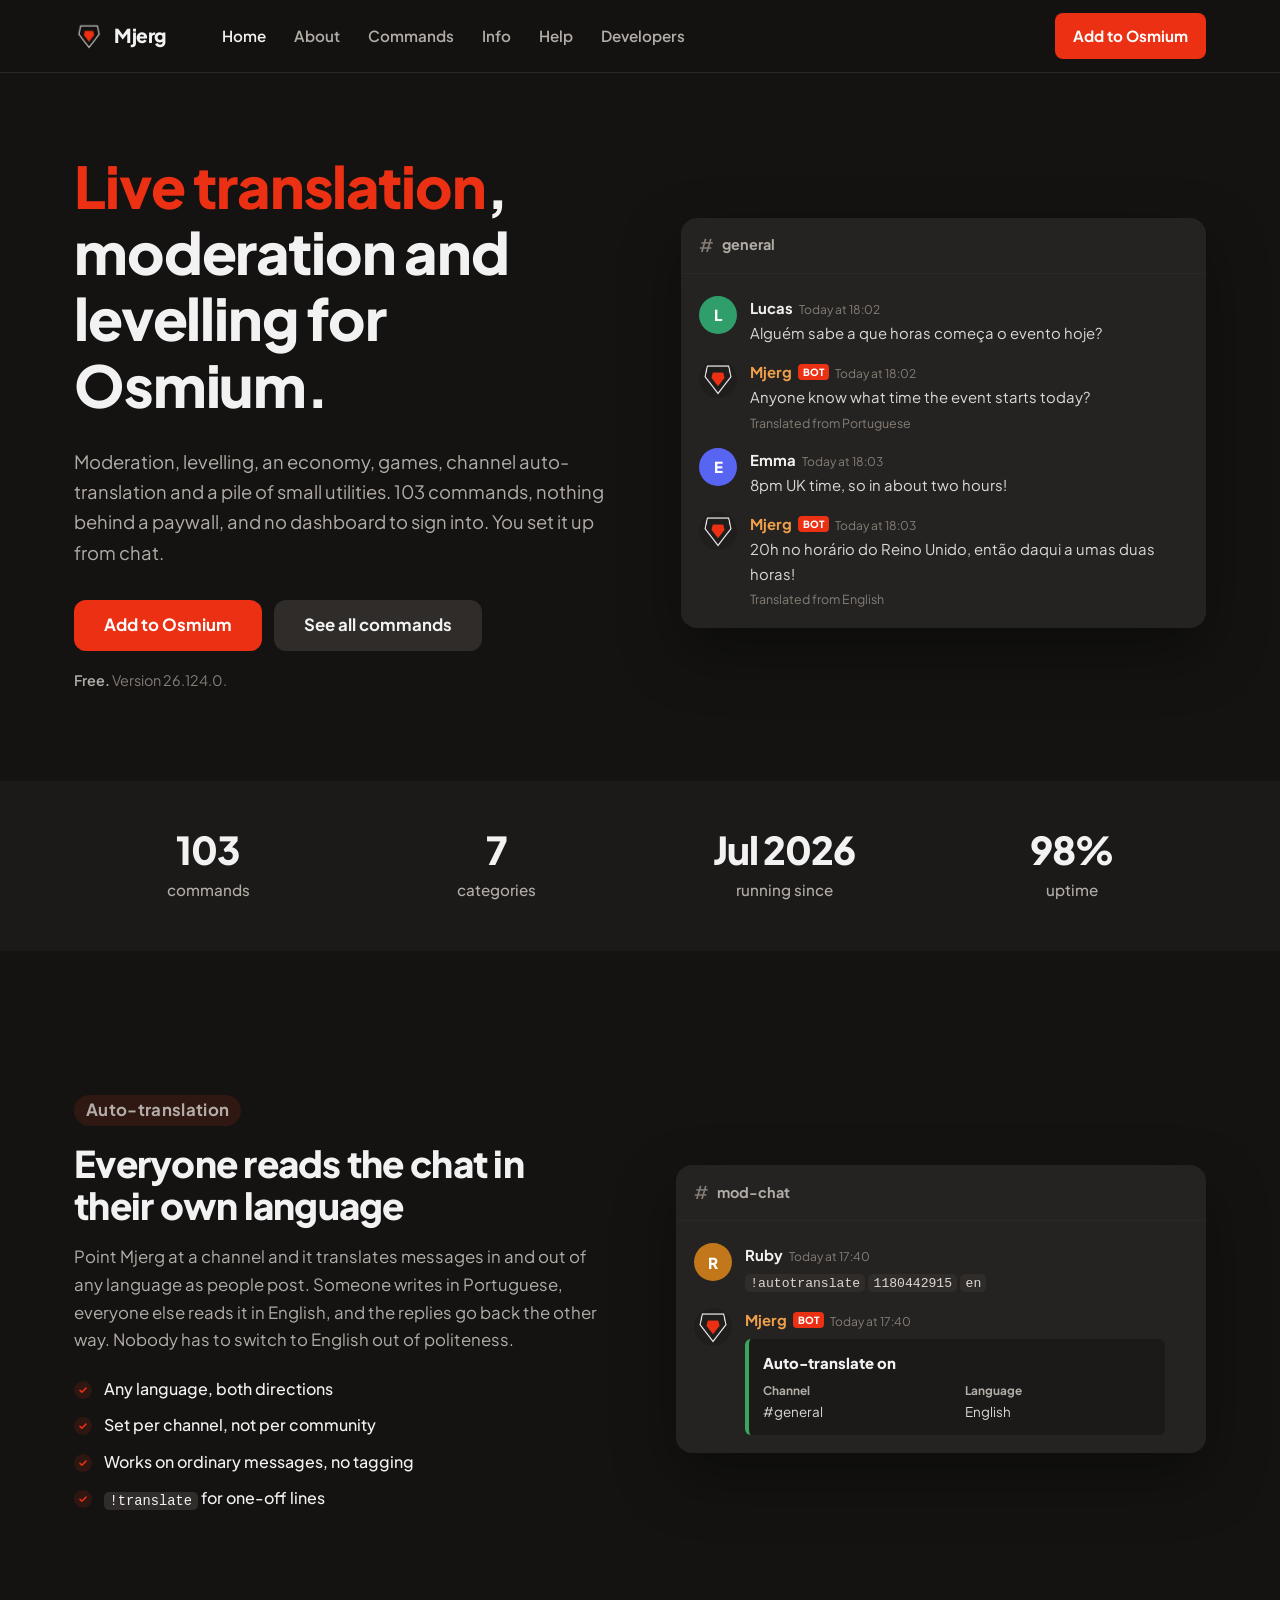
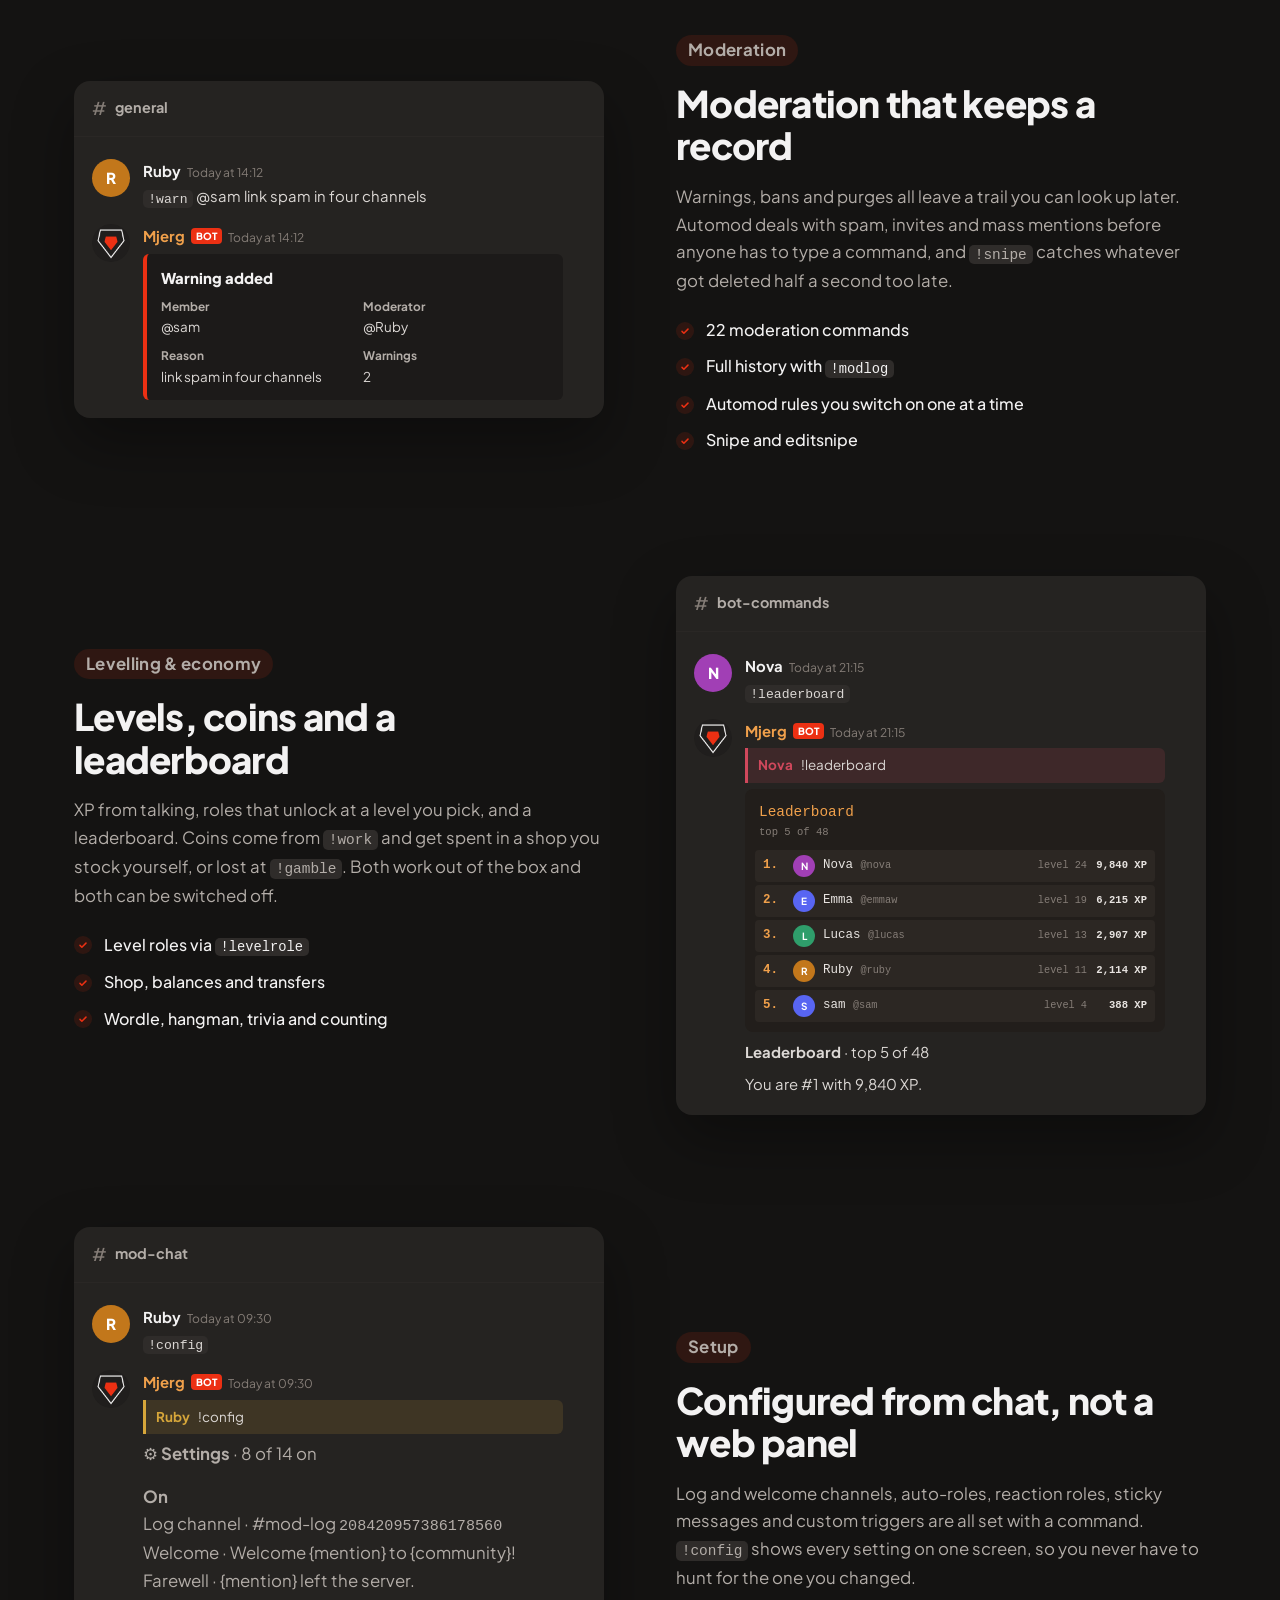
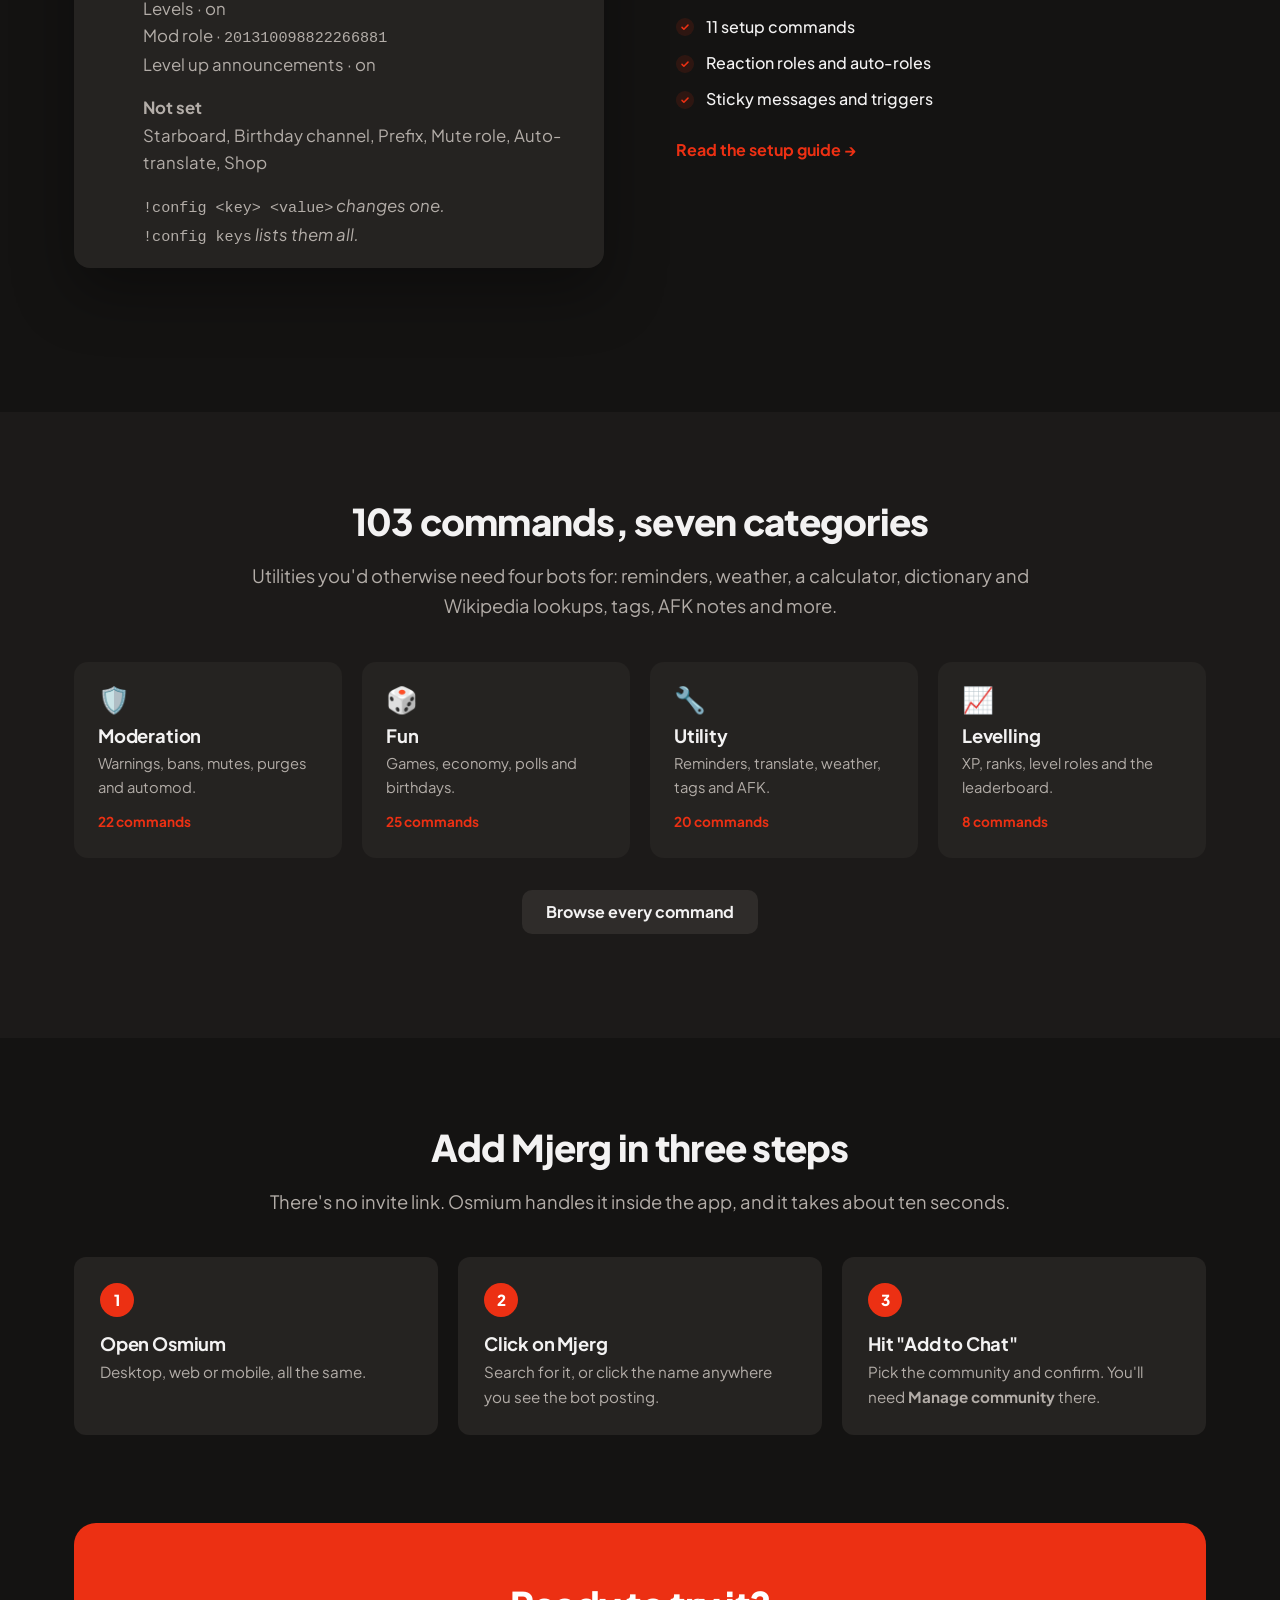
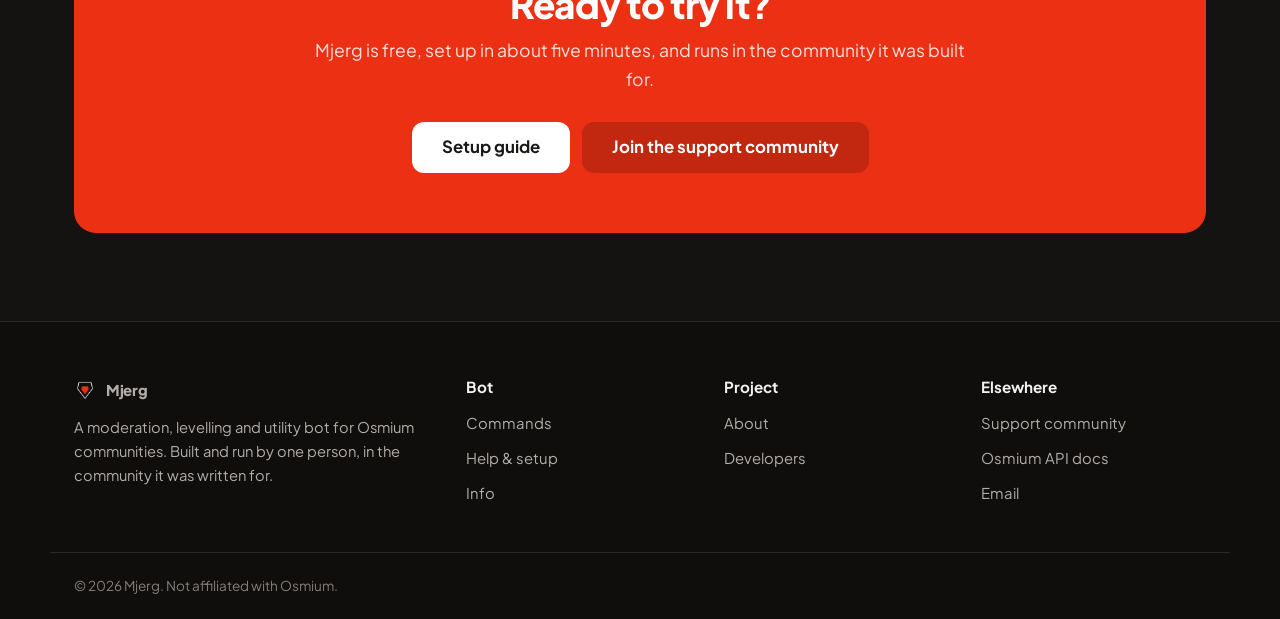
<file: index.html>
<!DOCTYPE html>
<html lang="en">
<head>
<meta charset="utf-8">
<meta name="viewport" content="width=device-width, initial-scale=1">
<title>Mjerg: Free Moderation, Levelling &amp; Translation Bot for Osmium</title>
<meta name="description" content="Add Mjerg to your Osmium community in seconds. Moderation, levelling, economy, games and live auto-translation. 103 commands, 100% free, no dashboard.">
<link rel="icon" href="assets/mjerg-mark-32.png" sizes="32x32">
<link rel="icon" href="assets/mjerg-icon-256.png" sizes="256x256">
<link rel="apple-touch-icon" href="assets/mjerg-icon-512.png">
<link rel="canonical" href="https://mjerg.523r.com/">
<meta property="og:url" content="https://mjerg.523r.com/">
<meta name="robots" content="index, follow, max-image-preview:large">
<meta name="theme-color" content="#201e1d">
<meta property="og:type" content="website">
<meta property="og:site_name" content="Mjerg">
<meta property="og:title" content="Mjerg: Free Moderation, Levelling &amp; Translation Bot for Osmium">
<meta property="og:description" content="Add Mjerg to your Osmium community in seconds. Moderation, levelling, economy, games and live auto-translation. 103 commands, 100% free, no dashboard.">
<meta property="og:image" content="https://mjerg.523r.com/assets/mjerg-wordmark-dark-900x220.png">
<meta property="og:image:alt" content="Mjerg logo">
<meta name="twitter:card" content="summary_large_image">
<meta name="twitter:title" content="Mjerg: Free Moderation, Levelling &amp; Translation Bot for Osmium">
<meta name="twitter:description" content="Add Mjerg to your Osmium community in seconds. Moderation, levelling, economy, games and live auto-translation. 103 commands, 100% free, no dashboard.">
<script type="application/ld+json">
{
 "@context": "https://schema.org",
 "@type": "SoftwareApplication",
 "name": "Mjerg",
 "applicationCategory": "CommunicationApplication",
 "operatingSystem": "Osmium",
 "description": "Add Mjerg to your Osmium community in seconds. Moderation, levelling, economy, games and live auto-translation. 103 commands, 100% free, no dashboard.",
 "offers": {
  "@type": "Offer",
  "price": "0",
  "priceCurrency": "USD"
 },
 "softwareVersion": "26.124.0",
 "image": "https://mjerg.523r.com/assets/mjerg-icon-512.png",
 "url": "https://mjerg.523r.com/"
}
</script>
<link rel="preconnect" href="https://fonts.googleapis.com">
<link rel="preconnect" href="https://fonts.gstatic.com" crossorigin>
<link rel="stylesheet" href="https://fonts.googleapis.com/css2?family=Plus+Jakarta+Sans:wght@400;500;600;700;800&display=swap">
<link rel="stylesheet" href="css/style.css">
</head>
<body>

<header class="site-head">
  <div class="wrap head-inner">
    <a class="brand" href="index.html">
      <img src="assets/mjerg-mark-transparent-white-64.png" alt="" width="30" height="30">
      <span>Mjerg</span>
    </a>
    <button class="nav-toggle" aria-expanded="false" aria-controls="nav">Menu</button>
    <nav class="nav" id="nav">
      <a href="index.html">Home</a>
      <a href="about.html">About</a>
      <a href="commands.html">Commands</a>
      <a href="info.html">Info</a>
      <a href="help.html">Help</a>
      <a href="developers.html">Developers</a>
      <a class="nav-cta" href="help.html#add">Add to Osmium</a>
    </nav>
  </div>
</header>

<main>

  <section class="wrap hero">
    <div>
      <h1><em>Live translation</em>, moderation and levelling for Osmium.</h1>
      <p class="lede">
        Moderation, levelling, an economy, games, channel auto-translation and
        a pile of small utilities. 103 commands, nothing behind a paywall, and
        no dashboard to sign into. You set it up from chat.
      </p>
      <div class="btn-row">
        <a class="btn btn--brand btn--lg" href="help.html#add">Add to Osmium</a>
        <a class="btn btn--lg" href="commands.html">See all commands</a>
      </div>
      <p class="hero-note"><b>Free.</b> Version <span data-cfg="version">26.124.0</span>.</p>
    </div>

    <!-- illustration: what auto-translate looks like in a channel -->
    <div class="chat" aria-hidden="true">
      <div class="chat-top">general</div>
      <div class="chat-body">
        <div class="msg">
          <div class="msg-av av-b">L</div>
          <div class="msg-main">
            <span class="msg-name">Lucas</span><span class="msg-time">Today at 18:02</span>
            <div class="msg-text">Alguém sabe a que horas começa o evento hoje?</div>
          </div>
        </div>
        <div class="msg">
          <div class="msg-av"><img src="assets/mjerg-avatar-circle-512.png" alt=""></div>
          <div class="msg-main">
            <span class="msg-name msg-name--bot">Mjerg</span><span class="msg-tag">BOT</span><span class="msg-time">Today at 18:02</span>
            <div class="msg-text">Anyone know what time the event starts today?</div>
            <div class="msg-sub">Translated from Portuguese</div>
          </div>
        </div>
        <div class="msg">
          <div class="msg-av av-a">E</div>
          <div class="msg-main">
            <span class="msg-name">Emma</span><span class="msg-time">Today at 18:03</span>
            <div class="msg-text">8pm UK time, so in about two hours!</div>
          </div>
        </div>
        <div class="msg">
          <div class="msg-av"><img src="assets/mjerg-avatar-circle-512.png" alt=""></div>
          <div class="msg-main">
            <span class="msg-name msg-name--bot">Mjerg</span><span class="msg-tag">BOT</span><span class="msg-time">Today at 18:03</span>
            <div class="msg-text">20h no horário do Reino Unido, então daqui a umas duas horas!</div>
            <div class="msg-sub">Translated from English</div>
          </div>
        </div>
      </div>
    </div>
  </section>

  <section class="band section--tight">
    <div class="wrap stats" id="stats">
      <!-- filled from js/config.js -->
    </div>
  </section>

  <section class="wrap section">

    <div class="feature">
      <div>
        <p class="eyebrow">Auto-translation</p>
        <h2>Everyone reads the chat in their own language</h2>
        <p>
          Point Mjerg at a channel and it translates messages in and out of any
          language as people post. Someone writes in Portuguese, everyone else
          reads it in English, and the replies go back the other way. Nobody
          has to switch to English out of politeness.
        </p>
        <ul class="ticks">
          <li>Any language, both directions</li>
          <li>Set per channel, not per community</li>
          <li>Works on ordinary messages, no tagging</li>
          <li><code class="js-prefix">!translate</code> for one-off lines</li>
        </ul>
      </div>
      <div class="chat" aria-hidden="true">
        <div class="chat-top">mod-chat</div>
        <div class="chat-body">
          <div class="msg">
            <div class="msg-av av-c">R</div>
            <div class="msg-main">
              <span class="msg-name">Ruby</span><span class="msg-time">Today at 17:40</span>
              <div class="msg-text"><code class="js-prefix">!autotranslate</code> <code>1180442915</code> <code>en</code></div>
            </div>
          </div>
          <div class="msg">
            <div class="msg-av"><img src="assets/mjerg-avatar-circle-512.png" alt=""></div>
            <div class="msg-main">
              <span class="msg-name msg-name--bot">Mjerg</span><span class="msg-tag">BOT</span><span class="msg-time">Today at 17:40</span>
              <div class="embed embed--ok">
                <div class="embed-title">Auto-translate on</div>
                <div class="embed-fields">
                  <div><b>Channel</b>#general</div>
                  <div><b>Language</b>English</div>
                </div>
              </div>
            </div>
          </div>
        </div>
      </div>
    </div>

    <div class="feature feature--flip">
      <div>
        <p class="eyebrow">Moderation</p>
        <h2>Moderation that keeps a record</h2>
        <p>
          Warnings, bans and purges all leave a trail you can look up later.
          Automod deals with spam, invites and mass mentions before anyone has
          to type a command, and <code class="js-prefix">!snipe</code> catches
          whatever got deleted half a second too late.
        </p>
        <ul class="ticks">
          <li>22 moderation commands</li>
          <li>Full history with <code class="js-prefix">!modlog</code></li>
          <li>Automod rules you switch on one at a time</li>
          <li>Snipe and editsnipe</li>
        </ul>
      </div>
      <div class="chat" aria-hidden="true">
        <div class="chat-top">general</div>
        <div class="chat-body">
          <div class="msg">
            <div class="msg-av av-c">R</div>
            <div class="msg-main">
              <span class="msg-name">Ruby</span><span class="msg-time">Today at 14:12</span>
              <div class="msg-text"><code class="js-prefix">!warn</code> @sam link spam in four channels</div>
            </div>
          </div>
          <div class="msg">
            <div class="msg-av"><img src="assets/mjerg-avatar-circle-512.png" alt=""></div>
            <div class="msg-main">
              <span class="msg-name msg-name--bot">Mjerg</span><span class="msg-tag">BOT</span><span class="msg-time">Today at 14:12</span>
              <div class="embed">
                <div class="embed-title">Warning added</div>
                <div class="embed-fields">
                  <div><b>Member</b>@sam</div>
                  <div><b>Moderator</b>@Ruby</div>
                  <div><b>Reason</b>link spam in four channels</div>
                  <div><b>Warnings</b>2</div>
                </div>
              </div>
            </div>
          </div>
        </div>
      </div>
    </div>

    <div class="feature">
      <div>
        <p class="eyebrow">Levelling &amp; economy</p>
        <h2>Levels, coins and a leaderboard</h2>
        <p>
          XP from talking, roles that unlock at a level you pick, and a
          leaderboard. Coins come from <code class="js-prefix">!work</code> and
          get spent in a shop you stock yourself, or lost at
          <code class="js-prefix">!gamble</code>. Both work out of the box and
          both can be switched off.
        </p>
        <ul class="ticks">
          <li>Level roles via <code class="js-prefix">!levelrole</code></li>
          <li>Shop, balances and transfers</li>
          <li>Wordle, hangman, trivia and counting</li>
        </ul>
      </div>
      <div class="chat" aria-hidden="true">
        <div class="chat-top">bot-commands</div>
        <div class="chat-body">
          <div class="msg">
            <div class="msg-av av-d">N</div>
            <div class="msg-main">
              <span class="msg-name">Nova</span><span class="msg-time">Today at 21:15</span>
              <div class="msg-text"><code class="js-prefix">!leaderboard</code></div>
            </div>
          </div>
          <div class="msg">
            <div class="msg-av"><img src="assets/mjerg-avatar-circle-512.png" alt=""></div>
            <div class="msg-main">
              <span class="msg-name msg-name--bot">Mjerg</span><span class="msg-tag">BOT</span><span class="msg-time">Today at 21:15</span>
              <div class="reply reply--d"><b>Nova</b><span class="js-prefix">!leaderboard</span></div>
              <div class="lb">
                <div class="lb-title">Leaderboard</div>
                <div class="lb-sub">top 5 of 48</div>
                <div class="lb-rows">
                  <div class="lb-row"><b>1.</b><span class="lb-av av-d">N</span><span class="lb-name">Nova <small>@nova</small></span><small>level 24</small><span class="lb-xp">9,840 XP</span></div>
                  <div class="lb-row"><b>2.</b><span class="lb-av av-a">E</span><span class="lb-name">Emma <small>@emmaw</small></span><small>level 19</small><span class="lb-xp">6,215 XP</span></div>
                  <div class="lb-row"><b>3.</b><span class="lb-av av-b">L</span><span class="lb-name">Lucas <small>@lucas</small></span><small>level 13</small><span class="lb-xp">2,907 XP</span></div>
                  <div class="lb-row"><b>4.</b><span class="lb-av av-c">R</span><span class="lb-name">Ruby <small>@ruby</small></span><small>level 11</small><span class="lb-xp">2,114 XP</span></div>
                  <div class="lb-row"><b>5.</b><span class="lb-av av-a">S</span><span class="lb-name">sam <small>@sam</small></span><small>level 4</small><span class="lb-xp">388 XP</span></div>
                </div>
              </div>
              <div class="msg-text"><b>Leaderboard</b> &middot; top 5 of 48</div>
              <div class="msg-text" style="margin-top: 8px;">You are #1 with 9,840 XP.</div>
            </div>
          </div>
        </div>
      </div>
    </div>

    <div class="feature feature--flip">
      <div>
        <p class="eyebrow">Setup</p>
        <h2>Configured from chat, not a web panel</h2>
        <p>
          Log and welcome channels, auto-roles, reaction roles, sticky messages
          and custom triggers are all set with a command.
          <code class="js-prefix">!config</code> shows every setting on one
          screen, so you never have to hunt for the one you changed.
        </p>
        <ul class="ticks">
          <li>11 setup commands</li>
          <li>Reaction roles and auto-roles</li>
          <li>Sticky messages and triggers</li>
        </ul>
        <a class="feature-link" href="help.html">Read the setup guide &rarr;</a>
      </div>
      <div class="chat" aria-hidden="true">
        <div class="chat-top">mod-chat</div>
        <div class="chat-body">
          <div class="msg">
            <div class="msg-av av-c">R</div>
            <div class="msg-main">
              <span class="msg-name">Ruby</span><span class="msg-time">Today at 09:30</span>
              <div class="msg-text"><code class="js-prefix">!config</code></div>
            </div>
          </div>
          <div class="msg">
            <div class="msg-av"><img src="assets/mjerg-avatar-circle-512.png" alt=""></div>
            <div class="msg-main">
              <span class="msg-name msg-name--bot">Mjerg</span><span class="msg-tag">BOT</span><span class="msg-time">Today at 09:30</span>
              <div class="reply reply--c"><b>Ruby</b><span class="js-prefix">!config</span></div>
              <div class="msg-text cfg">
                <p>⚙️ <b>Settings</b> &middot; 8 of 14 on</p>
                <p><b>On</b><br>
                Log channel &middot; #mod-log <span class="id">208420957386178560</span><br>
                Welcome &middot; Welcome {mention} to {community}!<br>
                Farewell &middot; {mention} left the server.<br>
                Levels &middot; on<br>
                Mod role &middot; <span class="id">201310098822266881</span><br>
                Level up announcements &middot; on</p>
                <p><b>Not set</b><br>
                Starboard, Birthday channel, Prefix, Mute role, Auto-translate, Shop</p>
                <p><span class="id"><span class="js-prefix">!config</span> &lt;key&gt; &lt;value&gt;</span> <i>changes one.</i><br>
                <span class="id"><span class="js-prefix">!config</span> keys</span> <i>lists them all.</i></p>
              </div>
              </div>
            </div>
          </div>
        </div>
      </div>
    </div>

  </section>

  <section class="band section">
    <div class="wrap">
      <div class="center">
        <h2>103 commands, seven categories</h2>
        <p class="lede">Utilities you'd otherwise need four bots for: reminders, weather, a calculator, dictionary and Wikipedia lookups, tags, AFK notes and more.</p>
      </div>
      <div class="grid grid--4" style="margin-top: 40px;">
        <a class="tile" href="commands.html#moderation">
          <span class="tile-icon">🛡️</span>
          <h3>Moderation</h3>
          <p>Warnings, bans, mutes, purges and automod.</p>
          <small>22 commands</small>
        </a>
        <a class="tile" href="commands.html#fun">
          <span class="tile-icon">🎲</span>
          <h3>Fun</h3>
          <p>Games, economy, polls and birthdays.</p>
          <small>25 commands</small>
        </a>
        <a class="tile" href="commands.html#utility">
          <span class="tile-icon">🔧</span>
          <h3>Utility</h3>
          <p>Reminders, translate, weather, tags and AFK.</p>
          <small>20 commands</small>
        </a>
        <a class="tile" href="commands.html#levelling">
          <span class="tile-icon">📈</span>
          <h3>Levelling</h3>
          <p>XP, ranks, level roles and the leaderboard.</p>
          <small>8 commands</small>
        </a>
      </div>
      <p class="center" style="margin-top: 32px;"><a class="btn" href="commands.html">Browse every command</a></p>
    </div>
  </section>

  <!-- adding it: no invite URL, it's done from inside the app -->
  <section class="wrap section" id="add">
    <div class="center">
      <h2>Add Mjerg in three steps</h2>
      <p class="lede">There's no invite link. Osmium handles it inside the app, and it takes about ten seconds.</p>
    </div>
    <ol class="steps steps--row" style="margin-top: 40px;">
      <li>
        <h3>Open Osmium</h3>
        <p>Desktop, web or mobile, all the same.</p>
      </li>
      <li>
        <h3>Click on Mjerg</h3>
        <p>Search for it, or click the name anywhere you see the bot posting.</p>
      </li>
      <li>
        <h3>Hit "Add to Chat"</h3>
        <p>Pick the community and confirm. You'll need <b>Manage community</b> there.</p>
      </li>
    </ol>
  </section>

  <section class="wrap">
    <div class="cta">
      <h2>Ready to try it?</h2>
      <p>Mjerg is free, set up in about five minutes, and runs in the community it was built for.</p>
      <div class="btn-row">
        <a class="btn btn--white btn--lg" href="help.html">Setup guide</a>
        <a class="btn btn--ghost btn--lg" href="#" data-link="support">Join the support community</a>
      </div>
    </div>
  </section>

</main>

<footer class="site-foot">
  <div class="wrap foot-grid">
    <div class="foot-about">
      <a class="brand" href="index.html">
        <img src="assets/mjerg-mark-transparent-white-64.png" alt="" width="22" height="22">
        <span>Mjerg</span>
      </a>
      <p>A moderation, levelling and utility bot for Osmium communities. Built and run by one person, in the community it was written for.</p>
    </div>
    <div>
      <h4>Bot</h4>
      <ul>
        <li><a href="commands.html">Commands</a></li>
        <li><a href="help.html">Help &amp; setup</a></li>
        <li><a href="info.html">Info</a></li>
      </ul>
    </div>
    <div>
      <h4>Project</h4>
      <ul>
        <li><a href="about.html">About</a></li>
        <li><a href="developers.html">Developers</a></li>
      </ul>
    </div>
    <div>
      <h4>Elsewhere</h4>
      <ul>
        <li><a href="#" data-link="support">Support community</a></li>
        <li><a href="#" data-link="osmium">Osmium API docs</a></li>
        <li><a href="#" data-link="email">Email</a></li>
      </ul>
    </div>
  </div>
  <div class="wrap foot-bottom">
    <span>&copy; <span id="year">2026</span> Mjerg. Not affiliated with Osmium.</span>
  </div>
</footer>

<script src="js/config.js"></script>
<script src="js/site.js"></script>
</body>
</html>
</file>
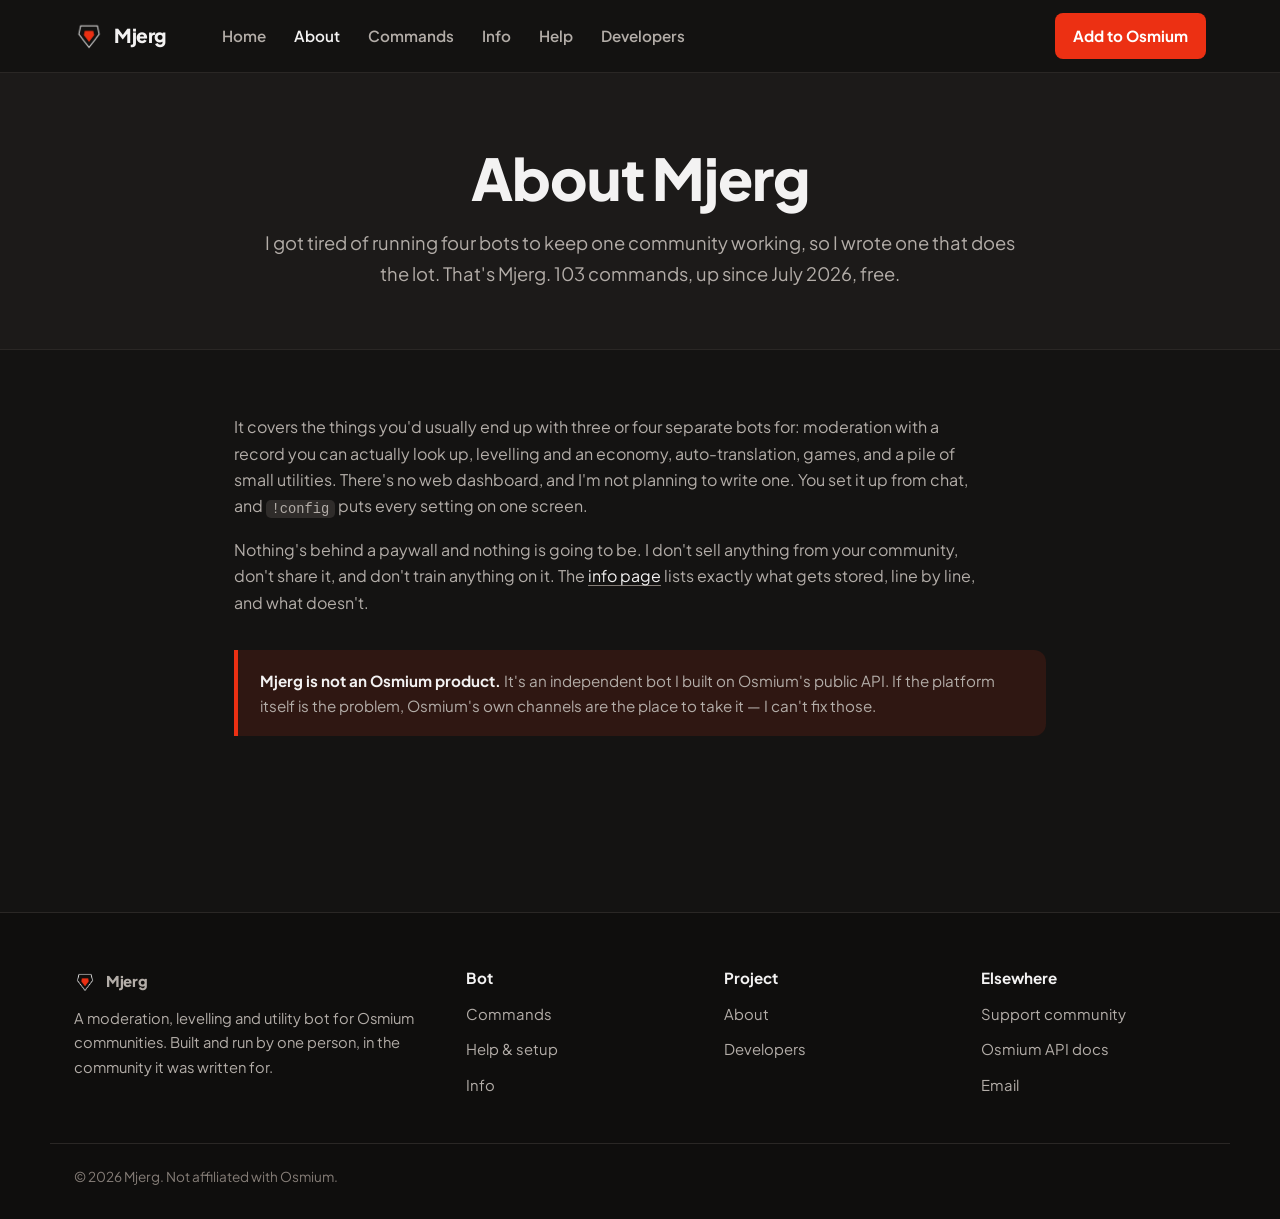
<file: about.html>
<!DOCTYPE html>
<html lang="en">
<head>
<meta charset="utf-8">
<meta name="viewport" content="width=device-width, initial-scale=1">
<title>About Mjerg: The Free All-in-One Osmium Bot</title>
<meta name="description" content="What Mjerg is, who runs it and why it&#x27;s free. One independent bot for moderation, levelling and translation in Osmium communities.">
<link rel="icon" href="assets/mjerg-mark-32.png" sizes="32x32">
<link rel="icon" href="assets/mjerg-icon-256.png" sizes="256x256">
<link rel="apple-touch-icon" href="assets/mjerg-icon-512.png">
<link rel="canonical" href="https://mjerg.523r.com/about.html">
<meta property="og:url" content="https://mjerg.523r.com/about.html">
<meta name="robots" content="index, follow, max-image-preview:large">
<meta name="theme-color" content="#201e1d">
<meta property="og:type" content="website">
<meta property="og:site_name" content="Mjerg">
<meta property="og:title" content="About Mjerg: The Free All-in-One Osmium Bot">
<meta property="og:description" content="What Mjerg is, who runs it and why it&#x27;s free. One independent bot for moderation, levelling and translation in Osmium communities.">
<meta property="og:image" content="https://mjerg.523r.com/assets/mjerg-wordmark-dark-900x220.png">
<meta property="og:image:alt" content="Mjerg logo">
<meta name="twitter:card" content="summary_large_image">
<meta name="twitter:title" content="About Mjerg: The Free All-in-One Osmium Bot">
<meta name="twitter:description" content="What Mjerg is, who runs it and why it&#x27;s free. One independent bot for moderation, levelling and translation in Osmium communities.">
<link rel="preconnect" href="https://fonts.googleapis.com">
<link rel="preconnect" href="https://fonts.gstatic.com" crossorigin>
<link rel="stylesheet" href="https://fonts.googleapis.com/css2?family=Plus+Jakarta+Sans:wght@400;500;600;700;800&display=swap">
<link rel="stylesheet" href="css/style.css">
</head>
<body>

<header class="site-head">
  <div class="wrap head-inner">
    <a class="brand" href="index.html">
      <img src="assets/mjerg-mark-transparent-white-64.png" alt="" width="30" height="30">
      <span>Mjerg</span>
    </a>
    <button class="nav-toggle" aria-expanded="false" aria-controls="nav">Menu</button>
    <nav class="nav" id="nav">
      <a href="index.html">Home</a>
      <a href="about.html">About</a>
      <a href="commands.html">Commands</a>
      <a href="info.html">Info</a>
      <a href="help.html">Help</a>
      <a href="developers.html">Developers</a>
      <a class="nav-cta" href="help.html#add">Add to Osmium</a>
    </nav>
  </div>
</header>

<main>

  <div class="page-head">
    <div class="wrap wrap--narrow">
      <h1>About Mjerg</h1>
      <p class="lede">
      I got tired of running four bots to keep one community working, so I wrote
      one that does the lot. That's Mjerg. 103 commands, up since July 2026, free.
    </p>
    </div>
  </div>

  <div class="wrap wrap--narrow section">

  <p class="muted" style="max-width: 62ch;">
    It covers the things you'd usually end up with three or four separate bots
    for: moderation with a record you can actually look up, levelling and an
    economy, auto-translation, games, and a pile of small utilities. There's no
    web dashboard, and I'm not planning to write one. You set it up from chat,
    and <code class="js-prefix">!config</code> puts every setting on one screen.
  </p>

  <p class="muted" style="max-width: 62ch;">
    Nothing's behind a paywall and nothing is going to be. I don't sell anything
    from your community, don't share it, and don't train anything on it. The
    <a href="info.html">info page</a> lists exactly what gets stored, line by
    line, and what doesn't.
  </p>

  <div class="note" style="margin-top: 34px;">
    <p><b>Mjerg is not an Osmium product.</b> It's an independent bot I built on
    Osmium's public API. If the platform itself is the problem, Osmium's own
    channels are the place to take it &mdash; I can't fix those.</p>
  </div>

  </div>

</main>

<footer class="site-foot">
  <div class="wrap foot-grid">
    <div class="foot-about">
      <a class="brand" href="index.html">
        <img src="assets/mjerg-mark-transparent-white-64.png" alt="" width="22" height="22">
        <span>Mjerg</span>
      </a>
      <p>A moderation, levelling and utility bot for Osmium communities. Built and run by one person, in the community it was written for.</p>
    </div>
    <div>
      <h4>Bot</h4>
      <ul>
        <li><a href="commands.html">Commands</a></li>
        <li><a href="help.html">Help &amp; setup</a></li>
        <li><a href="info.html">Info</a></li>
      </ul>
    </div>
    <div>
      <h4>Project</h4>
      <ul>
        <li><a href="about.html">About</a></li>
        <li><a href="developers.html">Developers</a></li>
      </ul>
    </div>
    <div>
      <h4>Elsewhere</h4>
      <ul>
        <li><a href="#" data-link="support">Support community</a></li>
        <li><a href="#" data-link="osmium">Osmium API docs</a></li>
        <li><a href="#" data-link="email">Email</a></li>
      </ul>
    </div>
  </div>
  <div class="wrap foot-bottom">
    <span>&copy; <span id="year">2026</span> Mjerg. Not affiliated with Osmium.</span>
  </div>
</footer>

<script src="js/config.js"></script>
<script src="js/site.js"></script>
</body>
</html>
</file>
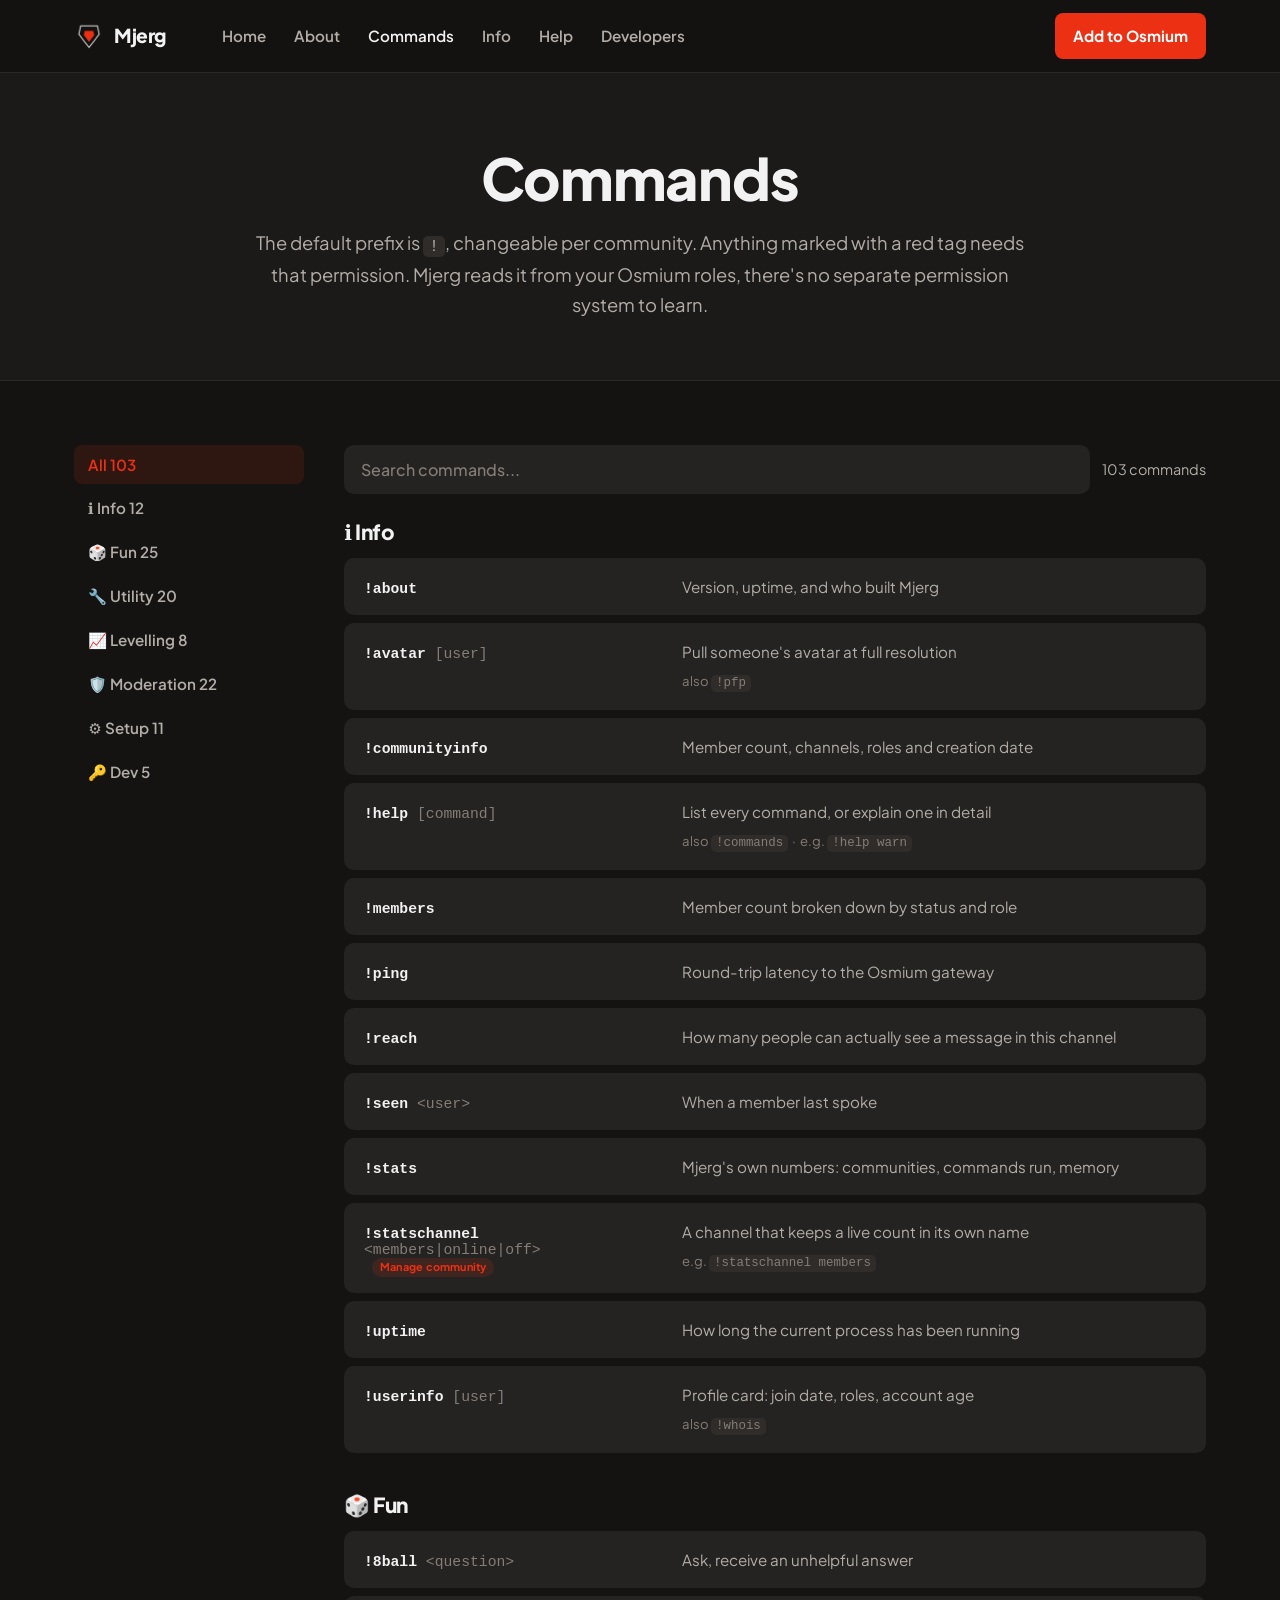
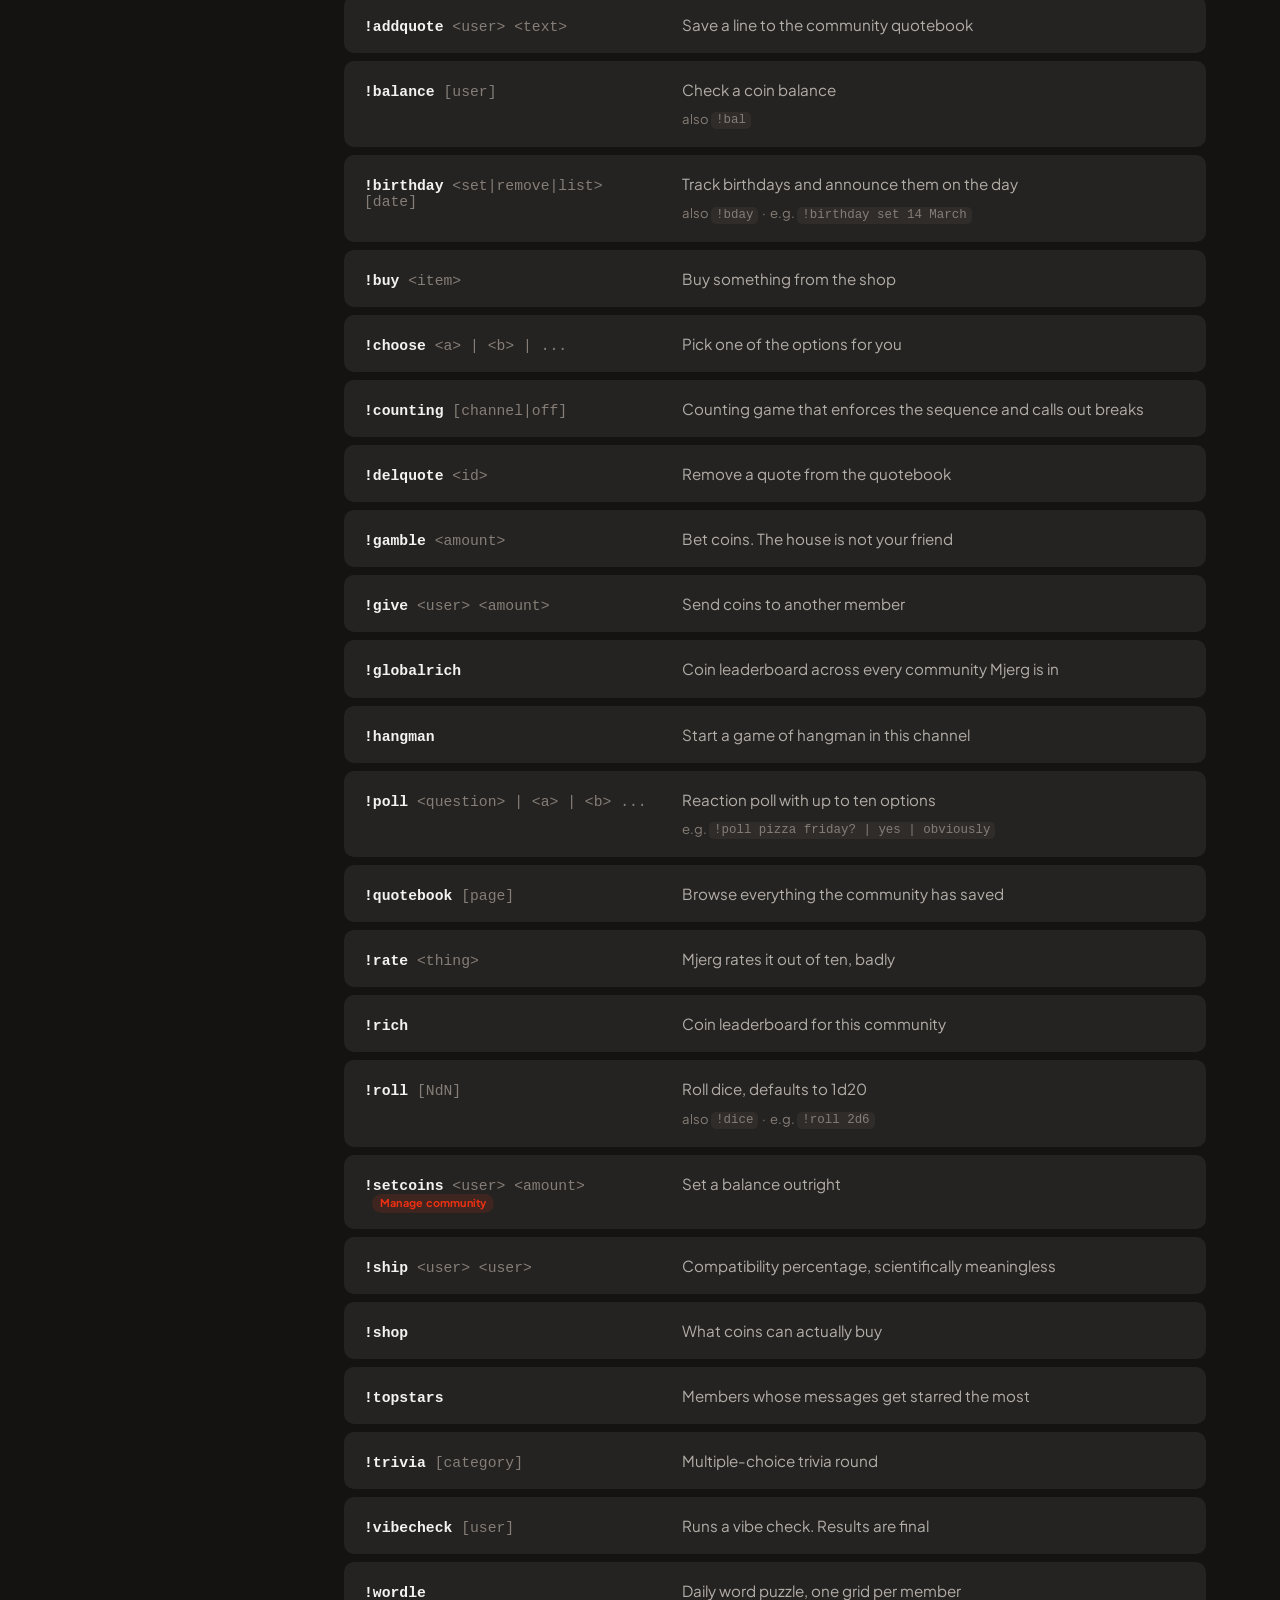
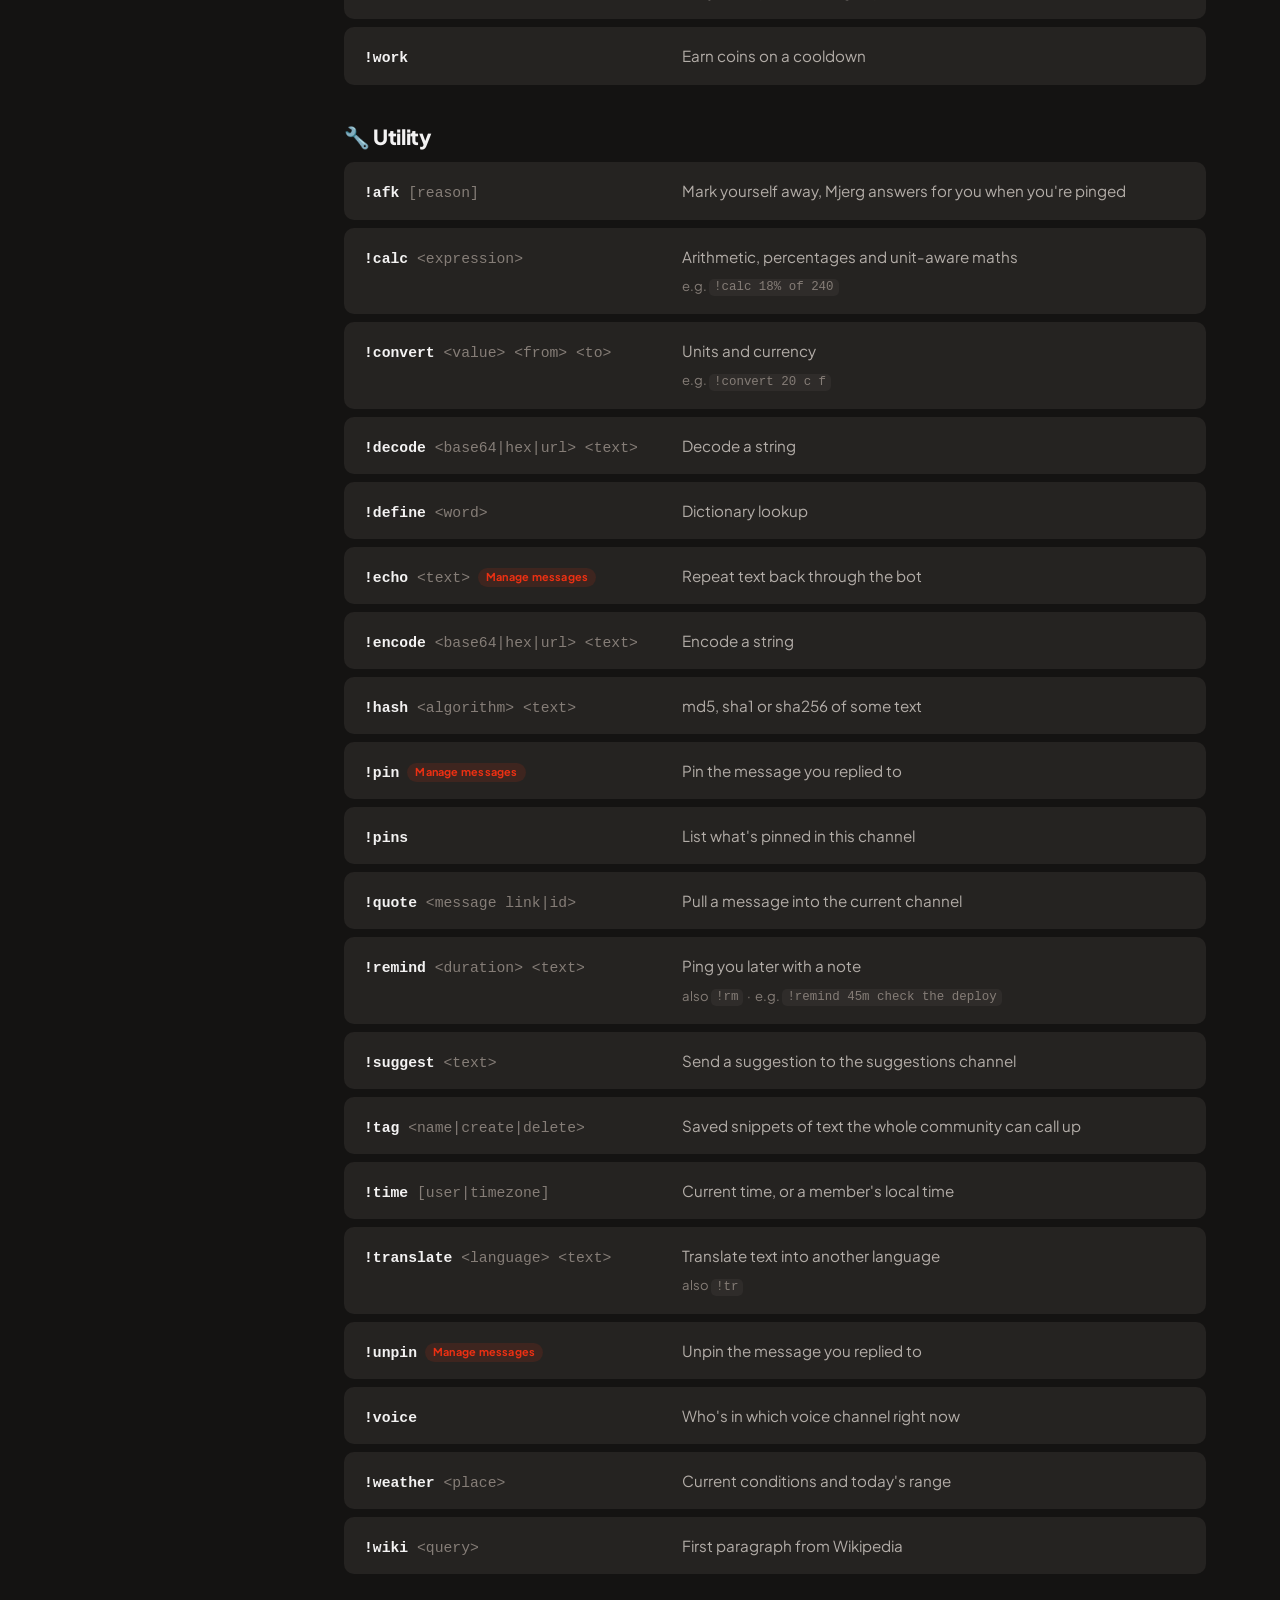
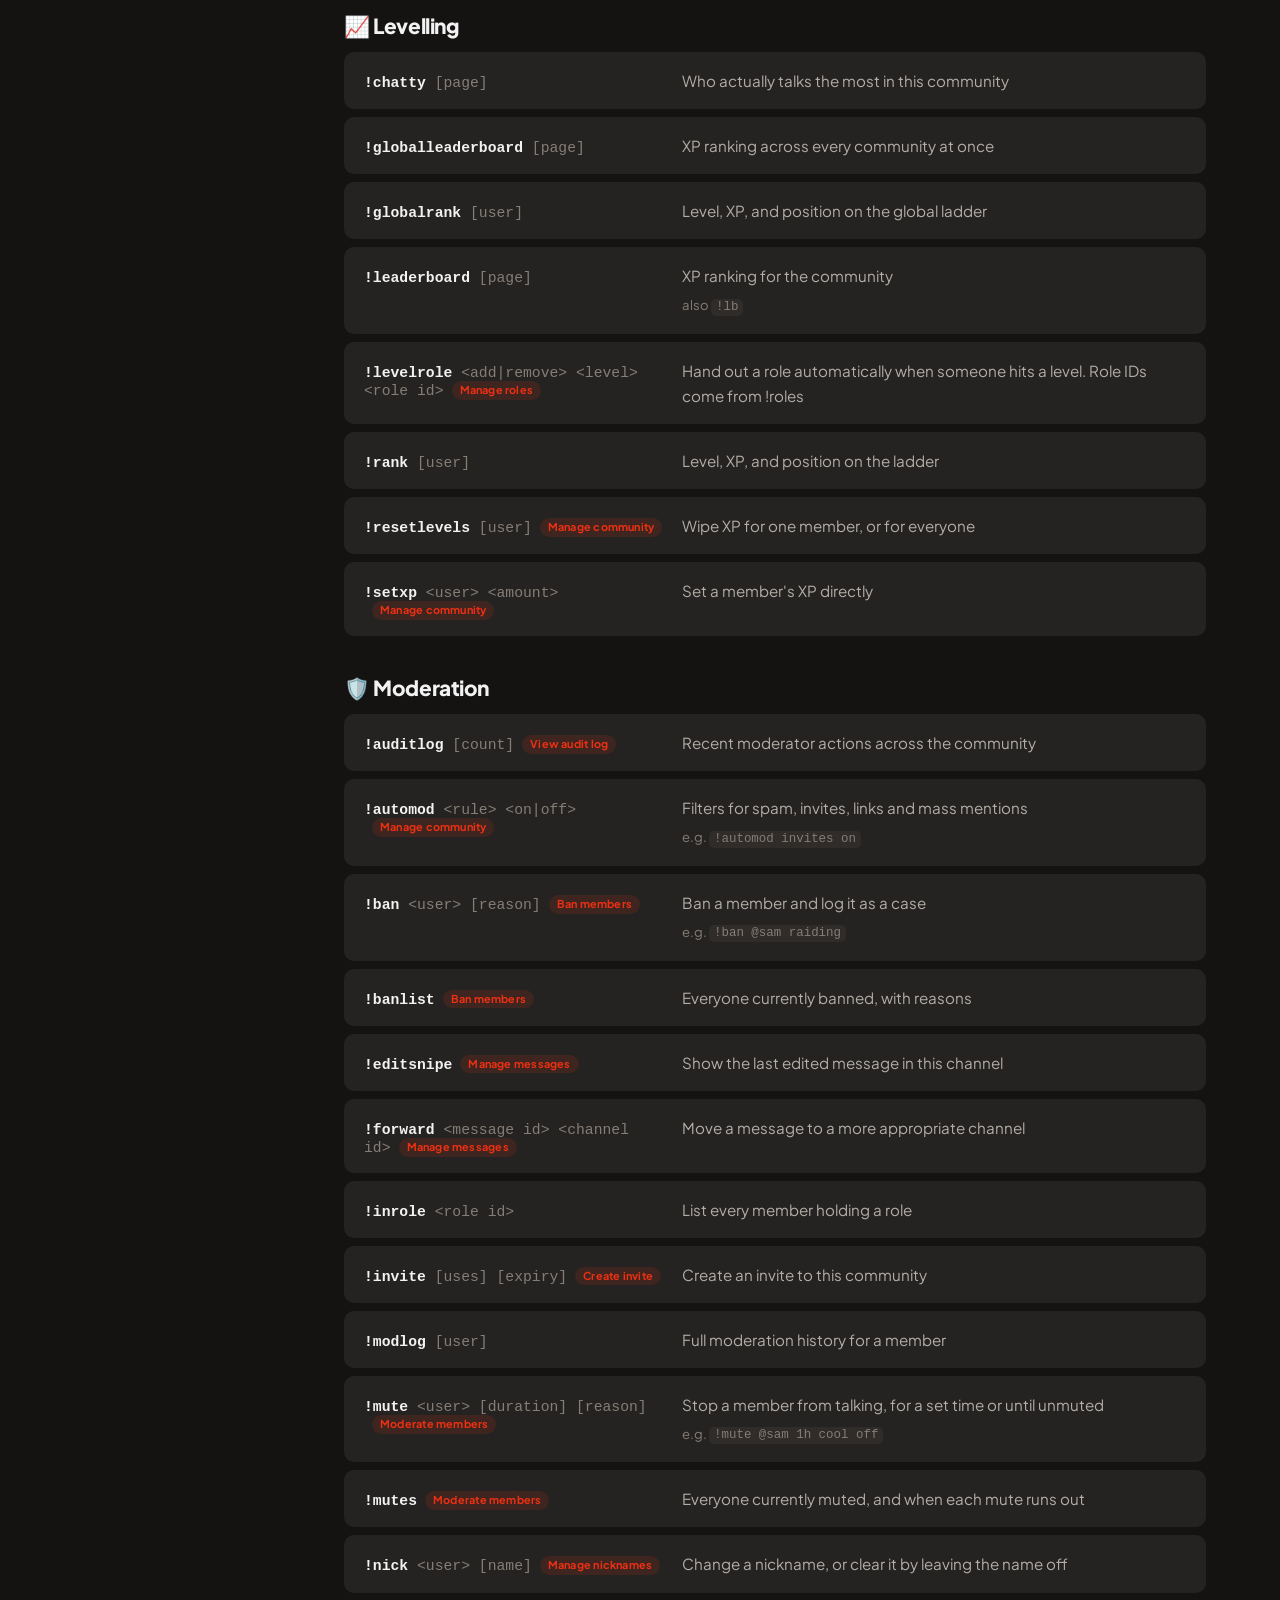
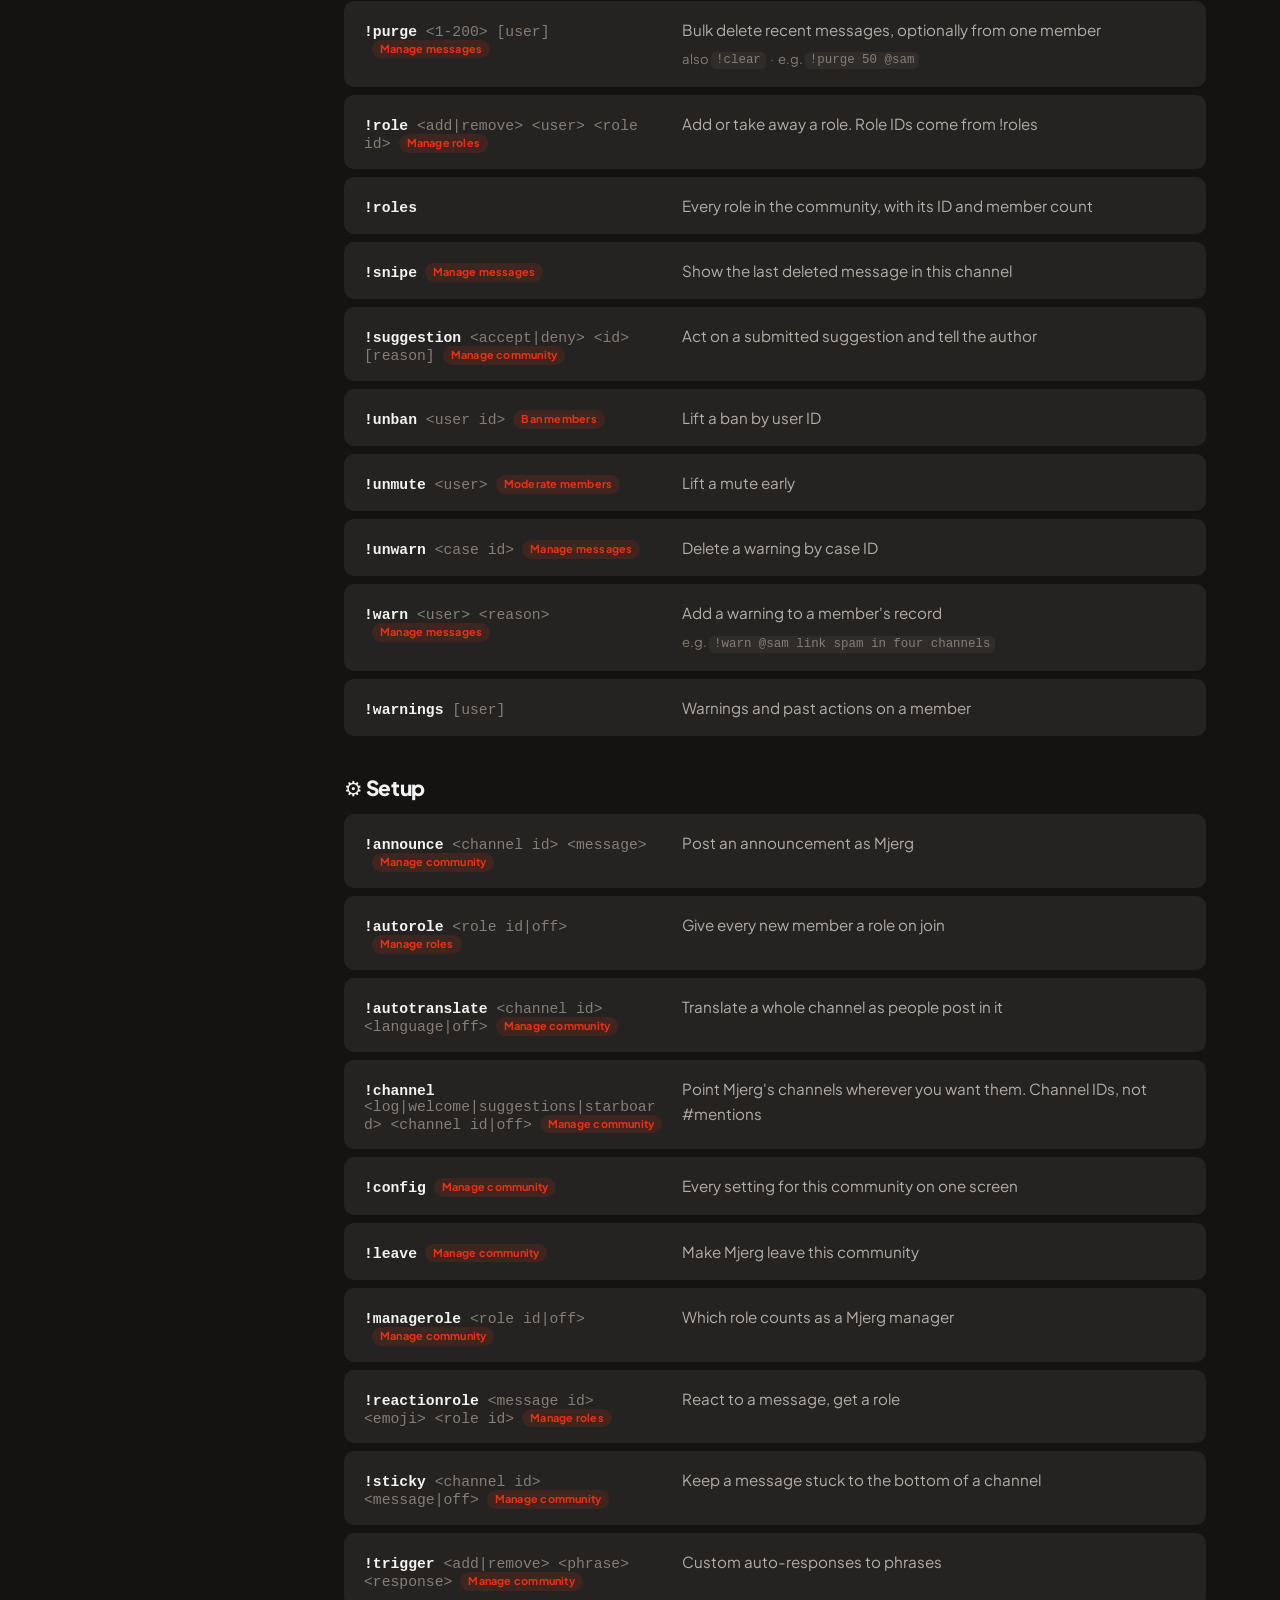
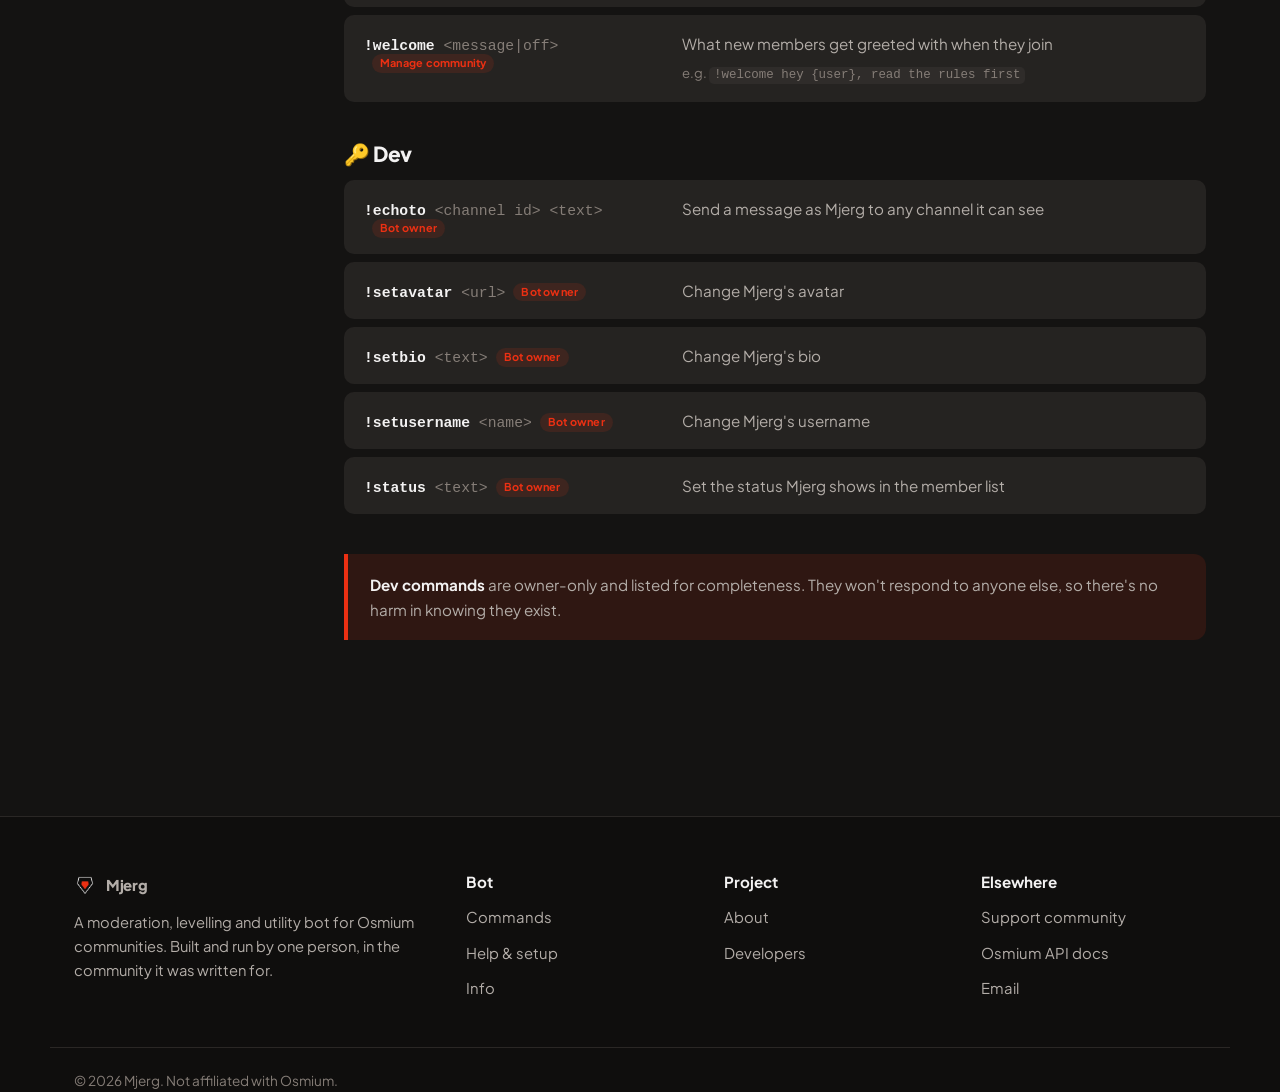
<file: commands.html>
<!DOCTYPE html>
<html lang="en">
<head>
<meta charset="utf-8">
<meta name="viewport" content="width=device-width, initial-scale=1">
<title>Mjerg Commands: All 103 Osmium Bot Commands, Searchable</title>
<meta name="description" content="Every Mjerg command in one searchable list: moderation, levelling, economy, fun, utility and setup. With arguments and required permissions.">
<link rel="icon" href="assets/mjerg-mark-32.png" sizes="32x32">
<link rel="icon" href="assets/mjerg-icon-256.png" sizes="256x256">
<link rel="apple-touch-icon" href="assets/mjerg-icon-512.png">
<link rel="canonical" href="https://mjerg.523r.com/commands.html">
<meta property="og:url" content="https://mjerg.523r.com/commands.html">
<meta name="robots" content="index, follow, max-image-preview:large">
<meta name="theme-color" content="#201e1d">
<meta property="og:type" content="website">
<meta property="og:site_name" content="Mjerg">
<meta property="og:title" content="Mjerg Commands: All 103 Osmium Bot Commands, Searchable">
<meta property="og:description" content="Every Mjerg command in one searchable list: moderation, levelling, economy, fun, utility and setup. With arguments and required permissions.">
<meta property="og:image" content="https://mjerg.523r.com/assets/mjerg-wordmark-dark-900x220.png">
<meta property="og:image:alt" content="Mjerg logo">
<meta name="twitter:card" content="summary_large_image">
<meta name="twitter:title" content="Mjerg Commands: All 103 Osmium Bot Commands, Searchable">
<meta name="twitter:description" content="Every Mjerg command in one searchable list: moderation, levelling, economy, fun, utility and setup. With arguments and required permissions.">
<link rel="preconnect" href="https://fonts.googleapis.com">
<link rel="preconnect" href="https://fonts.gstatic.com" crossorigin>
<link rel="stylesheet" href="https://fonts.googleapis.com/css2?family=Plus+Jakarta+Sans:wght@400;500;600;700;800&display=swap">
<link rel="stylesheet" href="css/style.css">
</head>
<body>

<header class="site-head">
  <div class="wrap head-inner">
    <a class="brand" href="index.html">
      <img src="assets/mjerg-mark-transparent-white-64.png" alt="" width="30" height="30">
      <span>Mjerg</span>
    </a>
    <button class="nav-toggle" aria-expanded="false" aria-controls="nav">Menu</button>
    <nav class="nav" id="nav">
      <a href="index.html">Home</a>
      <a href="about.html">About</a>
      <a href="commands.html">Commands</a>
      <a href="info.html">Info</a>
      <a href="help.html">Help</a>
      <a href="developers.html">Developers</a>
      <a class="nav-cta" href="help.html#add">Add to Osmium</a>
    </nav>
  </div>
</header>

<main>

  <div class="page-head">
    <div class="wrap wrap--narrow">
      <h1>Commands</h1>
      <p class="lede">
      The default prefix is <code data-cfg="prefix">!</code>, changeable per
      community. Anything marked with a red tag needs that permission. Mjerg reads
      it from your Osmium roles, there's no separate permission system to learn.
    </p>
    </div>
  </div>

  <div class="wrap section">

  <div class="cmd-layout">
  <aside class="cmd-side">
    <div class="chips" id="cmd-chips">
      <!-- built from CATEGORIES in js/commands.js -->
    </div>
  </aside>
  <div>

  <div class="cmd-tools">
    <input class="cmd-search" id="cmd-search" type="search" placeholder="Search commands..."
           autocomplete="off" spellcheck="false" aria-label="Search commands">
    <span class="small muted" id="cmd-count">103 commands</span>
  </div>

  <div id="cmd-list">
    <!-- commands:start -->
    <!-- generated by scripts/prerender-commands.js, don't edit by hand -->
    <section class="cmd-group"><h2 id="info">ℹ️ Info</h2>
      <div class="cmd"><div class="cmd-sig">!about</div><div><div class="cmd-desc">Version, uptime, and who built Mjerg</div></div></div>
      <div class="cmd"><div class="cmd-sig">!avatar <span class="arg">[user]</span></div><div><div class="cmd-desc">Pull someone's avatar at full resolution</div><div class="cmd-meta">also <code>!pfp</code></div></div></div>
      <div class="cmd"><div class="cmd-sig">!communityinfo</div><div><div class="cmd-desc">Member count, channels, roles and creation date</div></div></div>
      <div class="cmd"><div class="cmd-sig">!help <span class="arg">[command]</span></div><div><div class="cmd-desc">List every command, or explain one in detail</div><div class="cmd-meta">also <code>!commands</code> &nbsp;·&nbsp; e.g. <code>!help warn</code></div></div></div>
      <div class="cmd"><div class="cmd-sig">!members</div><div><div class="cmd-desc">Member count broken down by status and role</div></div></div>
      <div class="cmd"><div class="cmd-sig">!ping</div><div><div class="cmd-desc">Round-trip latency to the Osmium gateway</div></div></div>
      <div class="cmd"><div class="cmd-sig">!reach</div><div><div class="cmd-desc">How many people can actually see a message in this channel</div></div></div>
      <div class="cmd"><div class="cmd-sig">!seen <span class="arg">&lt;user&gt;</span></div><div><div class="cmd-desc">When a member last spoke</div></div></div>
      <div class="cmd"><div class="cmd-sig">!stats</div><div><div class="cmd-desc">Mjerg's own numbers: communities, commands run, memory</div></div></div>
      <div class="cmd"><div class="cmd-sig">!statschannel <span class="arg">&lt;members|online|off&gt;</span><span class="badge badge--perm">Manage community</span></div><div><div class="cmd-desc">A channel that keeps a live count in its own name</div><div class="cmd-meta">e.g. <code>!statschannel members</code></div></div></div>
      <div class="cmd"><div class="cmd-sig">!uptime</div><div><div class="cmd-desc">How long the current process has been running</div></div></div>
      <div class="cmd"><div class="cmd-sig">!userinfo <span class="arg">[user]</span></div><div><div class="cmd-desc">Profile card: join date, roles, account age</div><div class="cmd-meta">also <code>!whois</code></div></div></div></section>
    <section class="cmd-group"><h2 id="fun">🎲 Fun</h2>
      <div class="cmd"><div class="cmd-sig">!8ball <span class="arg">&lt;question&gt;</span></div><div><div class="cmd-desc">Ask, receive an unhelpful answer</div></div></div>
      <div class="cmd"><div class="cmd-sig">!addquote <span class="arg">&lt;user&gt; &lt;text&gt;</span></div><div><div class="cmd-desc">Save a line to the community quotebook</div></div></div>
      <div class="cmd"><div class="cmd-sig">!balance <span class="arg">[user]</span></div><div><div class="cmd-desc">Check a coin balance</div><div class="cmd-meta">also <code>!bal</code></div></div></div>
      <div class="cmd"><div class="cmd-sig">!birthday <span class="arg">&lt;set|remove|list&gt; [date]</span></div><div><div class="cmd-desc">Track birthdays and announce them on the day</div><div class="cmd-meta">also <code>!bday</code> &nbsp;·&nbsp; e.g. <code>!birthday set 14 March</code></div></div></div>
      <div class="cmd"><div class="cmd-sig">!buy <span class="arg">&lt;item&gt;</span></div><div><div class="cmd-desc">Buy something from the shop</div></div></div>
      <div class="cmd"><div class="cmd-sig">!choose <span class="arg">&lt;a&gt; | &lt;b&gt; | ...</span></div><div><div class="cmd-desc">Pick one of the options for you</div></div></div>
      <div class="cmd"><div class="cmd-sig">!counting <span class="arg">[channel|off]</span></div><div><div class="cmd-desc">Counting game that enforces the sequence and calls out breaks</div></div></div>
      <div class="cmd"><div class="cmd-sig">!delquote <span class="arg">&lt;id&gt;</span></div><div><div class="cmd-desc">Remove a quote from the quotebook</div></div></div>
      <div class="cmd"><div class="cmd-sig">!gamble <span class="arg">&lt;amount&gt;</span></div><div><div class="cmd-desc">Bet coins. The house is not your friend</div></div></div>
      <div class="cmd"><div class="cmd-sig">!give <span class="arg">&lt;user&gt; &lt;amount&gt;</span></div><div><div class="cmd-desc">Send coins to another member</div></div></div>
      <div class="cmd"><div class="cmd-sig">!globalrich</div><div><div class="cmd-desc">Coin leaderboard across every community Mjerg is in</div></div></div>
      <div class="cmd"><div class="cmd-sig">!hangman</div><div><div class="cmd-desc">Start a game of hangman in this channel</div></div></div>
      <div class="cmd"><div class="cmd-sig">!poll <span class="arg">&lt;question&gt; | &lt;a&gt; | &lt;b&gt; ...</span></div><div><div class="cmd-desc">Reaction poll with up to ten options</div><div class="cmd-meta">e.g. <code>!poll pizza friday? | yes | obviously</code></div></div></div>
      <div class="cmd"><div class="cmd-sig">!quotebook <span class="arg">[page]</span></div><div><div class="cmd-desc">Browse everything the community has saved</div></div></div>
      <div class="cmd"><div class="cmd-sig">!rate <span class="arg">&lt;thing&gt;</span></div><div><div class="cmd-desc">Mjerg rates it out of ten, badly</div></div></div>
      <div class="cmd"><div class="cmd-sig">!rich</div><div><div class="cmd-desc">Coin leaderboard for this community</div></div></div>
      <div class="cmd"><div class="cmd-sig">!roll <span class="arg">[NdN]</span></div><div><div class="cmd-desc">Roll dice, defaults to 1d20</div><div class="cmd-meta">also <code>!dice</code> &nbsp;·&nbsp; e.g. <code>!roll 2d6</code></div></div></div>
      <div class="cmd"><div class="cmd-sig">!setcoins <span class="arg">&lt;user&gt; &lt;amount&gt;</span><span class="badge badge--perm">Manage community</span></div><div><div class="cmd-desc">Set a balance outright</div></div></div>
      <div class="cmd"><div class="cmd-sig">!ship <span class="arg">&lt;user&gt; &lt;user&gt;</span></div><div><div class="cmd-desc">Compatibility percentage, scientifically meaningless</div></div></div>
      <div class="cmd"><div class="cmd-sig">!shop</div><div><div class="cmd-desc">What coins can actually buy</div></div></div>
      <div class="cmd"><div class="cmd-sig">!topstars</div><div><div class="cmd-desc">Members whose messages get starred the most</div></div></div>
      <div class="cmd"><div class="cmd-sig">!trivia <span class="arg">[category]</span></div><div><div class="cmd-desc">Multiple-choice trivia round</div></div></div>
      <div class="cmd"><div class="cmd-sig">!vibecheck <span class="arg">[user]</span></div><div><div class="cmd-desc">Runs a vibe check. Results are final</div></div></div>
      <div class="cmd"><div class="cmd-sig">!wordle</div><div><div class="cmd-desc">Daily word puzzle, one grid per member</div></div></div>
      <div class="cmd"><div class="cmd-sig">!work</div><div><div class="cmd-desc">Earn coins on a cooldown</div></div></div></section>
    <section class="cmd-group"><h2 id="utility">🔧 Utility</h2>
      <div class="cmd"><div class="cmd-sig">!afk <span class="arg">[reason]</span></div><div><div class="cmd-desc">Mark yourself away, Mjerg answers for you when you're pinged</div></div></div>
      <div class="cmd"><div class="cmd-sig">!calc <span class="arg">&lt;expression&gt;</span></div><div><div class="cmd-desc">Arithmetic, percentages and unit-aware maths</div><div class="cmd-meta">e.g. <code>!calc 18% of 240</code></div></div></div>
      <div class="cmd"><div class="cmd-sig">!convert <span class="arg">&lt;value&gt; &lt;from&gt; &lt;to&gt;</span></div><div><div class="cmd-desc">Units and currency</div><div class="cmd-meta">e.g. <code>!convert 20 c f</code></div></div></div>
      <div class="cmd"><div class="cmd-sig">!decode <span class="arg">&lt;base64|hex|url&gt; &lt;text&gt;</span></div><div><div class="cmd-desc">Decode a string</div></div></div>
      <div class="cmd"><div class="cmd-sig">!define <span class="arg">&lt;word&gt;</span></div><div><div class="cmd-desc">Dictionary lookup</div></div></div>
      <div class="cmd"><div class="cmd-sig">!echo <span class="arg">&lt;text&gt;</span><span class="badge badge--perm">Manage messages</span></div><div><div class="cmd-desc">Repeat text back through the bot</div></div></div>
      <div class="cmd"><div class="cmd-sig">!encode <span class="arg">&lt;base64|hex|url&gt; &lt;text&gt;</span></div><div><div class="cmd-desc">Encode a string</div></div></div>
      <div class="cmd"><div class="cmd-sig">!hash <span class="arg">&lt;algorithm&gt; &lt;text&gt;</span></div><div><div class="cmd-desc">md5, sha1 or sha256 of some text</div></div></div>
      <div class="cmd"><div class="cmd-sig">!pin<span class="badge badge--perm">Manage messages</span></div><div><div class="cmd-desc">Pin the message you replied to</div></div></div>
      <div class="cmd"><div class="cmd-sig">!pins</div><div><div class="cmd-desc">List what's pinned in this channel</div></div></div>
      <div class="cmd"><div class="cmd-sig">!quote <span class="arg">&lt;message link|id&gt;</span></div><div><div class="cmd-desc">Pull a message into the current channel</div></div></div>
      <div class="cmd"><div class="cmd-sig">!remind <span class="arg">&lt;duration&gt; &lt;text&gt;</span></div><div><div class="cmd-desc">Ping you later with a note</div><div class="cmd-meta">also <code>!rm</code> &nbsp;·&nbsp; e.g. <code>!remind 45m check the deploy</code></div></div></div>
      <div class="cmd"><div class="cmd-sig">!suggest <span class="arg">&lt;text&gt;</span></div><div><div class="cmd-desc">Send a suggestion to the suggestions channel</div></div></div>
      <div class="cmd"><div class="cmd-sig">!tag <span class="arg">&lt;name|create|delete&gt;</span></div><div><div class="cmd-desc">Saved snippets of text the whole community can call up</div></div></div>
      <div class="cmd"><div class="cmd-sig">!time <span class="arg">[user|timezone]</span></div><div><div class="cmd-desc">Current time, or a member's local time</div></div></div>
      <div class="cmd"><div class="cmd-sig">!translate <span class="arg">&lt;language&gt; &lt;text&gt;</span></div><div><div class="cmd-desc">Translate text into another language</div><div class="cmd-meta">also <code>!tr</code></div></div></div>
      <div class="cmd"><div class="cmd-sig">!unpin<span class="badge badge--perm">Manage messages</span></div><div><div class="cmd-desc">Unpin the message you replied to</div></div></div>
      <div class="cmd"><div class="cmd-sig">!voice</div><div><div class="cmd-desc">Who's in which voice channel right now</div></div></div>
      <div class="cmd"><div class="cmd-sig">!weather <span class="arg">&lt;place&gt;</span></div><div><div class="cmd-desc">Current conditions and today's range</div></div></div>
      <div class="cmd"><div class="cmd-sig">!wiki <span class="arg">&lt;query&gt;</span></div><div><div class="cmd-desc">First paragraph from Wikipedia</div></div></div></section>
    <section class="cmd-group"><h2 id="levelling">📈 Levelling</h2>
      <div class="cmd"><div class="cmd-sig">!chatty <span class="arg">[page]</span></div><div><div class="cmd-desc">Who actually talks the most in this community</div></div></div>
      <div class="cmd"><div class="cmd-sig">!globalleaderboard <span class="arg">[page]</span></div><div><div class="cmd-desc">XP ranking across every community at once</div></div></div>
      <div class="cmd"><div class="cmd-sig">!globalrank <span class="arg">[user]</span></div><div><div class="cmd-desc">Level, XP, and position on the global ladder</div></div></div>
      <div class="cmd"><div class="cmd-sig">!leaderboard <span class="arg">[page]</span></div><div><div class="cmd-desc">XP ranking for the community</div><div class="cmd-meta">also <code>!lb</code></div></div></div>
      <div class="cmd"><div class="cmd-sig">!levelrole <span class="arg">&lt;add|remove&gt; &lt;level&gt; &lt;role id&gt;</span><span class="badge badge--perm">Manage roles</span></div><div><div class="cmd-desc">Hand out a role automatically when someone hits a level. Role IDs come from !roles</div></div></div>
      <div class="cmd"><div class="cmd-sig">!rank <span class="arg">[user]</span></div><div><div class="cmd-desc">Level, XP, and position on the ladder</div></div></div>
      <div class="cmd"><div class="cmd-sig">!resetlevels <span class="arg">[user]</span><span class="badge badge--perm">Manage community</span></div><div><div class="cmd-desc">Wipe XP for one member, or for everyone</div></div></div>
      <div class="cmd"><div class="cmd-sig">!setxp <span class="arg">&lt;user&gt; &lt;amount&gt;</span><span class="badge badge--perm">Manage community</span></div><div><div class="cmd-desc">Set a member's XP directly</div></div></div></section>
    <section class="cmd-group"><h2 id="moderation">🛡️ Moderation</h2>
      <div class="cmd"><div class="cmd-sig">!auditlog <span class="arg">[count]</span><span class="badge badge--perm">View audit log</span></div><div><div class="cmd-desc">Recent moderator actions across the community</div></div></div>
      <div class="cmd"><div class="cmd-sig">!automod <span class="arg">&lt;rule&gt; &lt;on|off&gt;</span><span class="badge badge--perm">Manage community</span></div><div><div class="cmd-desc">Filters for spam, invites, links and mass mentions</div><div class="cmd-meta">e.g. <code>!automod invites on</code></div></div></div>
      <div class="cmd"><div class="cmd-sig">!ban <span class="arg">&lt;user&gt; [reason]</span><span class="badge badge--perm">Ban members</span></div><div><div class="cmd-desc">Ban a member and log it as a case</div><div class="cmd-meta">e.g. <code>!ban @sam raiding</code></div></div></div>
      <div class="cmd"><div class="cmd-sig">!banlist<span class="badge badge--perm">Ban members</span></div><div><div class="cmd-desc">Everyone currently banned, with reasons</div></div></div>
      <div class="cmd"><div class="cmd-sig">!editsnipe<span class="badge badge--perm">Manage messages</span></div><div><div class="cmd-desc">Show the last edited message in this channel</div></div></div>
      <div class="cmd"><div class="cmd-sig">!forward <span class="arg">&lt;message id&gt; &lt;channel id&gt;</span><span class="badge badge--perm">Manage messages</span></div><div><div class="cmd-desc">Move a message to a more appropriate channel</div></div></div>
      <div class="cmd"><div class="cmd-sig">!inrole <span class="arg">&lt;role id&gt;</span></div><div><div class="cmd-desc">List every member holding a role</div></div></div>
      <div class="cmd"><div class="cmd-sig">!invite <span class="arg">[uses] [expiry]</span><span class="badge badge--perm">Create invite</span></div><div><div class="cmd-desc">Create an invite to this community</div></div></div>
      <div class="cmd"><div class="cmd-sig">!modlog <span class="arg">[user]</span></div><div><div class="cmd-desc">Full moderation history for a member</div></div></div>
      <div class="cmd"><div class="cmd-sig">!mute <span class="arg">&lt;user&gt; [duration] [reason]</span><span class="badge badge--perm">Moderate members</span></div><div><div class="cmd-desc">Stop a member from talking, for a set time or until unmuted</div><div class="cmd-meta">e.g. <code>!mute @sam 1h cool off</code></div></div></div>
      <div class="cmd"><div class="cmd-sig">!mutes<span class="badge badge--perm">Moderate members</span></div><div><div class="cmd-desc">Everyone currently muted, and when each mute runs out</div></div></div>
      <div class="cmd"><div class="cmd-sig">!nick <span class="arg">&lt;user&gt; [name]</span><span class="badge badge--perm">Manage nicknames</span></div><div><div class="cmd-desc">Change a nickname, or clear it by leaving the name off</div></div></div>
      <div class="cmd"><div class="cmd-sig">!purge <span class="arg">&lt;1-200&gt; [user]</span><span class="badge badge--perm">Manage messages</span></div><div><div class="cmd-desc">Bulk delete recent messages, optionally from one member</div><div class="cmd-meta">also <code>!clear</code> &nbsp;·&nbsp; e.g. <code>!purge 50 @sam</code></div></div></div>
      <div class="cmd"><div class="cmd-sig">!role <span class="arg">&lt;add|remove&gt; &lt;user&gt; &lt;role id&gt;</span><span class="badge badge--perm">Manage roles</span></div><div><div class="cmd-desc">Add or take away a role. Role IDs come from !roles</div></div></div>
      <div class="cmd"><div class="cmd-sig">!roles</div><div><div class="cmd-desc">Every role in the community, with its ID and member count</div></div></div>
      <div class="cmd"><div class="cmd-sig">!snipe<span class="badge badge--perm">Manage messages</span></div><div><div class="cmd-desc">Show the last deleted message in this channel</div></div></div>
      <div class="cmd"><div class="cmd-sig">!suggestion <span class="arg">&lt;accept|deny&gt; &lt;id&gt; [reason]</span><span class="badge badge--perm">Manage community</span></div><div><div class="cmd-desc">Act on a submitted suggestion and tell the author</div></div></div>
      <div class="cmd"><div class="cmd-sig">!unban <span class="arg">&lt;user id&gt;</span><span class="badge badge--perm">Ban members</span></div><div><div class="cmd-desc">Lift a ban by user ID</div></div></div>
      <div class="cmd"><div class="cmd-sig">!unmute <span class="arg">&lt;user&gt;</span><span class="badge badge--perm">Moderate members</span></div><div><div class="cmd-desc">Lift a mute early</div></div></div>
      <div class="cmd"><div class="cmd-sig">!unwarn <span class="arg">&lt;case id&gt;</span><span class="badge badge--perm">Manage messages</span></div><div><div class="cmd-desc">Delete a warning by case ID</div></div></div>
      <div class="cmd"><div class="cmd-sig">!warn <span class="arg">&lt;user&gt; &lt;reason&gt;</span><span class="badge badge--perm">Manage messages</span></div><div><div class="cmd-desc">Add a warning to a member's record</div><div class="cmd-meta">e.g. <code>!warn @sam link spam in four channels</code></div></div></div>
      <div class="cmd"><div class="cmd-sig">!warnings <span class="arg">[user]</span></div><div><div class="cmd-desc">Warnings and past actions on a member</div></div></div></section>
    <section class="cmd-group"><h2 id="setup">⚙️ Setup</h2>
      <div class="cmd"><div class="cmd-sig">!announce <span class="arg">&lt;channel id&gt; &lt;message&gt;</span><span class="badge badge--perm">Manage community</span></div><div><div class="cmd-desc">Post an announcement as Mjerg</div></div></div>
      <div class="cmd"><div class="cmd-sig">!autorole <span class="arg">&lt;role id|off&gt;</span><span class="badge badge--perm">Manage roles</span></div><div><div class="cmd-desc">Give every new member a role on join</div></div></div>
      <div class="cmd"><div class="cmd-sig">!autotranslate <span class="arg">&lt;channel id&gt; &lt;language|off&gt;</span><span class="badge badge--perm">Manage community</span></div><div><div class="cmd-desc">Translate a whole channel as people post in it</div></div></div>
      <div class="cmd"><div class="cmd-sig">!channel <span class="arg">&lt;log|welcome|suggestions|starboard&gt; &lt;channel id|off&gt;</span><span class="badge badge--perm">Manage community</span></div><div><div class="cmd-desc">Point Mjerg's channels wherever you want them. Channel IDs, not #mentions</div></div></div>
      <div class="cmd"><div class="cmd-sig">!config<span class="badge badge--perm">Manage community</span></div><div><div class="cmd-desc">Every setting for this community on one screen</div></div></div>
      <div class="cmd"><div class="cmd-sig">!leave<span class="badge badge--perm">Manage community</span></div><div><div class="cmd-desc">Make Mjerg leave this community</div></div></div>
      <div class="cmd"><div class="cmd-sig">!managerole <span class="arg">&lt;role id|off&gt;</span><span class="badge badge--perm">Manage community</span></div><div><div class="cmd-desc">Which role counts as a Mjerg manager</div></div></div>
      <div class="cmd"><div class="cmd-sig">!reactionrole <span class="arg">&lt;message id&gt; &lt;emoji&gt; &lt;role id&gt;</span><span class="badge badge--perm">Manage roles</span></div><div><div class="cmd-desc">React to a message, get a role</div></div></div>
      <div class="cmd"><div class="cmd-sig">!sticky <span class="arg">&lt;channel id&gt; &lt;message|off&gt;</span><span class="badge badge--perm">Manage community</span></div><div><div class="cmd-desc">Keep a message stuck to the bottom of a channel</div></div></div>
      <div class="cmd"><div class="cmd-sig">!trigger <span class="arg">&lt;add|remove&gt; &lt;phrase&gt; &lt;response&gt;</span><span class="badge badge--perm">Manage community</span></div><div><div class="cmd-desc">Custom auto-responses to phrases</div></div></div>
      <div class="cmd"><div class="cmd-sig">!welcome <span class="arg">&lt;message|off&gt;</span><span class="badge badge--perm">Manage community</span></div><div><div class="cmd-desc">What new members get greeted with when they join</div><div class="cmd-meta">e.g. <code>!welcome hey {user}, read the rules first</code></div></div></div></section>
    <section class="cmd-group"><h2 id="dev">🔑 Dev</h2>
      <div class="cmd"><div class="cmd-sig">!echoto <span class="arg">&lt;channel id&gt; &lt;text&gt;</span><span class="badge badge--perm">Bot owner</span></div><div><div class="cmd-desc">Send a message as Mjerg to any channel it can see</div></div></div>
      <div class="cmd"><div class="cmd-sig">!setavatar <span class="arg">&lt;url&gt;</span><span class="badge badge--perm">Bot owner</span></div><div><div class="cmd-desc">Change Mjerg's avatar</div></div></div>
      <div class="cmd"><div class="cmd-sig">!setbio <span class="arg">&lt;text&gt;</span><span class="badge badge--perm">Bot owner</span></div><div><div class="cmd-desc">Change Mjerg's bio</div></div></div>
      <div class="cmd"><div class="cmd-sig">!setusername <span class="arg">&lt;name&gt;</span><span class="badge badge--perm">Bot owner</span></div><div><div class="cmd-desc">Change Mjerg's username</div></div></div>
      <div class="cmd"><div class="cmd-sig">!status <span class="arg">&lt;text&gt;</span><span class="badge badge--perm">Bot owner</span></div><div><div class="cmd-desc">Set the status Mjerg shows in the member list</div></div></div></section>
    <!-- commands:end -->
  </div>

  <div class="note" style="margin-top: 20px;">
    <p><b>Dev commands</b> are owner-only and listed for completeness. They won't
    respond to anyone else, so there's no harm in knowing they exist.</p>
  </div>

  </div>
  </div>

  </div>

</main>

<footer class="site-foot">
  <div class="wrap foot-grid">
    <div class="foot-about">
      <a class="brand" href="index.html">
        <img src="assets/mjerg-mark-transparent-white-64.png" alt="" width="22" height="22">
        <span>Mjerg</span>
      </a>
      <p>A moderation, levelling and utility bot for Osmium communities. Built and run by one person, in the community it was written for.</p>
    </div>
    <div>
      <h4>Bot</h4>
      <ul>
        <li><a href="commands.html">Commands</a></li>
        <li><a href="help.html">Help &amp; setup</a></li>
        <li><a href="info.html">Info</a></li>
      </ul>
    </div>
    <div>
      <h4>Project</h4>
      <ul>
        <li><a href="about.html">About</a></li>
        <li><a href="developers.html">Developers</a></li>
      </ul>
    </div>
    <div>
      <h4>Elsewhere</h4>
      <ul>
        <li><a href="#" data-link="support">Support community</a></li>
        <li><a href="#" data-link="osmium">Osmium API docs</a></li>
        <li><a href="#" data-link="email">Email</a></li>
      </ul>
    </div>
  </div>
  <div class="wrap foot-bottom">
    <span>&copy; <span id="year">2026</span> Mjerg. Not affiliated with Osmium.</span>
  </div>
</footer>

<script src="js/config.js"></script>
<script src="js/site.js"></script>
<script src="js/commands.js"></script>
</body>
</html>
</file>
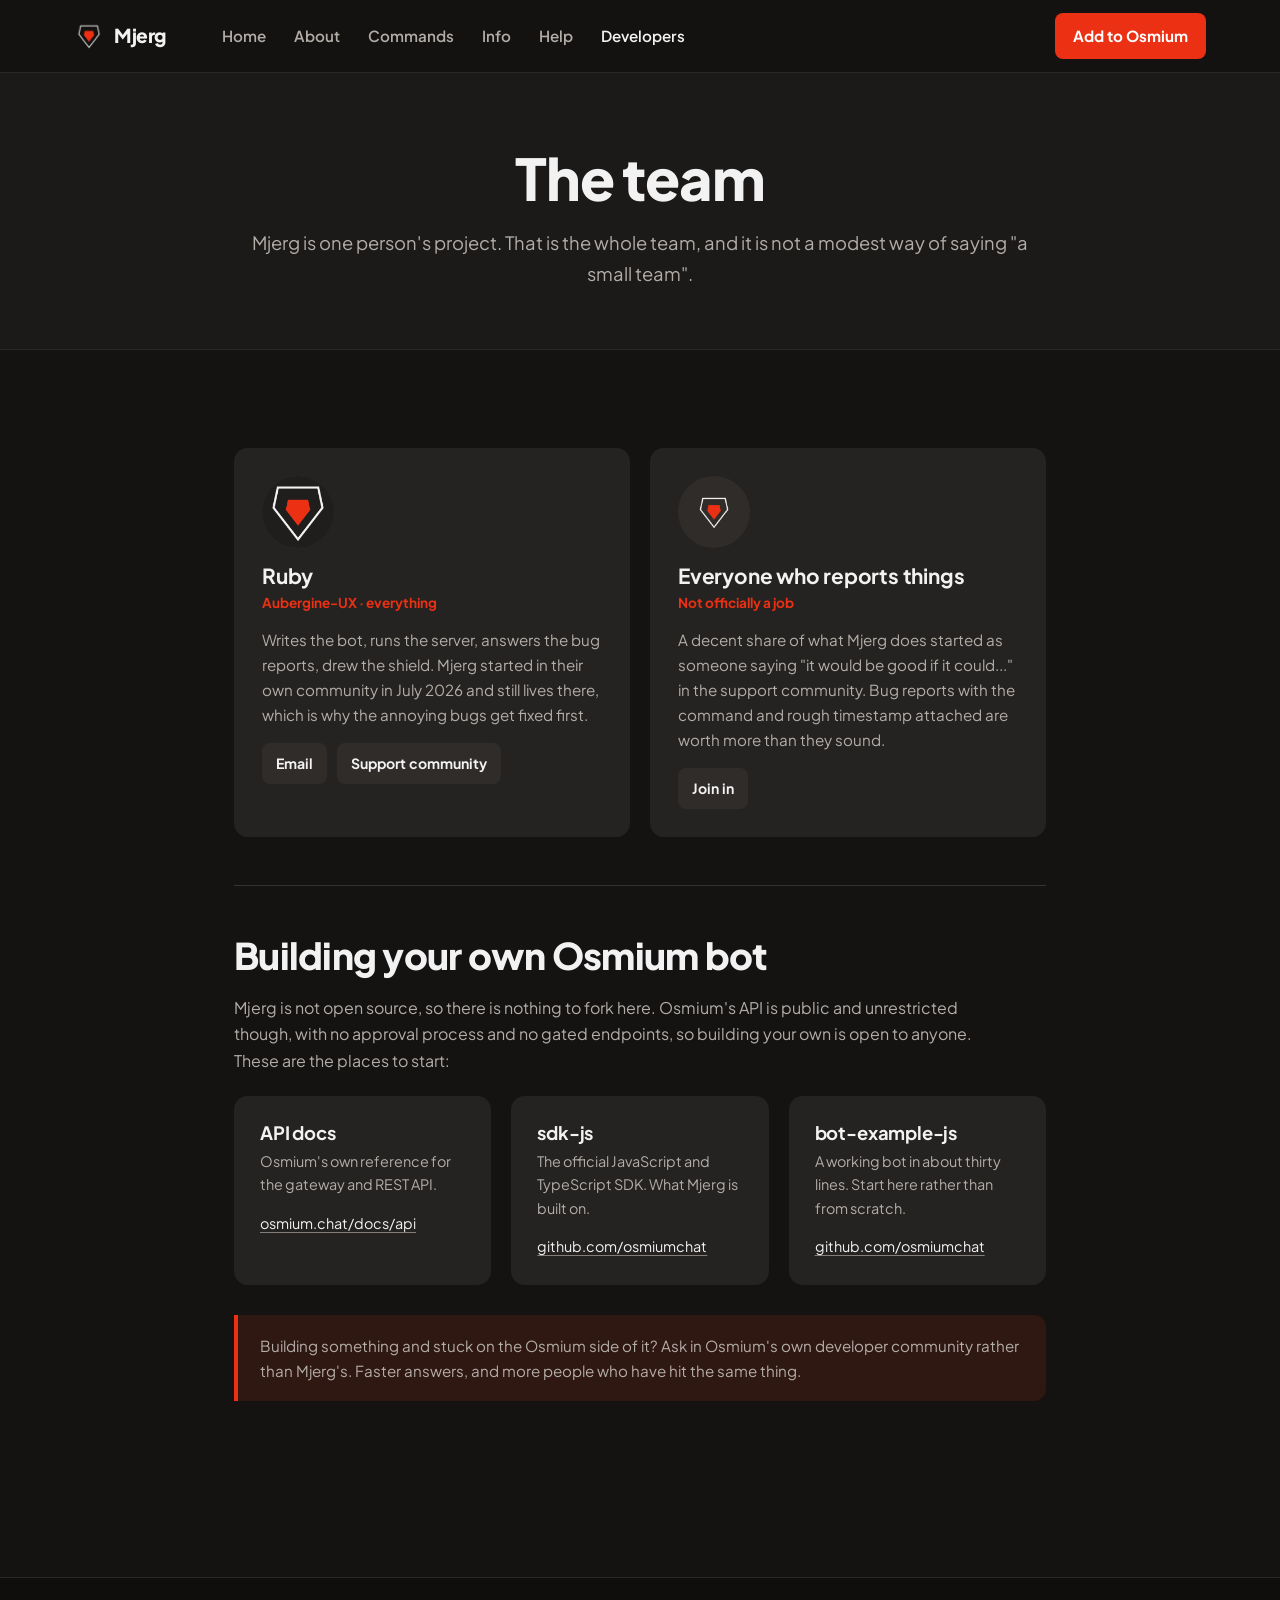
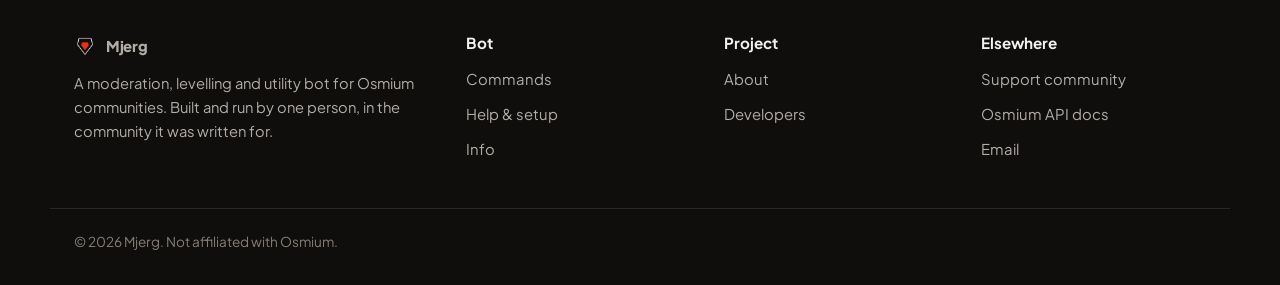
<file: developers.html>
<!DOCTYPE html>
<html lang="en">
<head>
<meta charset="utf-8">
<meta name="viewport" content="width=device-width, initial-scale=1">
<title>Mjerg Developers &amp; How to Build Your Own Osmium Bot</title>
<meta name="description" content="Meet the people behind Mjerg and get started building your own Osmium bot with the official API docs and example code.">
<link rel="icon" href="assets/mjerg-mark-32.png" sizes="32x32">
<link rel="icon" href="assets/mjerg-icon-256.png" sizes="256x256">
<link rel="apple-touch-icon" href="assets/mjerg-icon-512.png">
<link rel="canonical" href="https://mjerg.523r.com/developers.html">
<meta property="og:url" content="https://mjerg.523r.com/developers.html">
<meta name="robots" content="index, follow, max-image-preview:large">
<meta name="theme-color" content="#201e1d">
<meta property="og:type" content="website">
<meta property="og:site_name" content="Mjerg">
<meta property="og:title" content="Mjerg Developers &amp; How to Build Your Own Osmium Bot">
<meta property="og:description" content="Meet the people behind Mjerg and get started building your own Osmium bot with the official API docs and example code.">
<meta property="og:image" content="https://mjerg.523r.com/assets/mjerg-wordmark-dark-900x220.png">
<meta property="og:image:alt" content="Mjerg logo">
<meta name="twitter:card" content="summary_large_image">
<meta name="twitter:title" content="Mjerg Developers &amp; How to Build Your Own Osmium Bot">
<meta name="twitter:description" content="Meet the people behind Mjerg and get started building your own Osmium bot with the official API docs and example code.">
<link rel="preconnect" href="https://fonts.googleapis.com">
<link rel="preconnect" href="https://fonts.gstatic.com" crossorigin>
<link rel="stylesheet" href="https://fonts.googleapis.com/css2?family=Plus+Jakarta+Sans:wght@400;500;600;700;800&display=swap">
<link rel="stylesheet" href="css/style.css">
</head>
<body>

<header class="site-head">
  <div class="wrap head-inner">
    <a class="brand" href="index.html">
      <img src="assets/mjerg-mark-transparent-white-64.png" alt="" width="30" height="30">
      <span>Mjerg</span>
    </a>
    <button class="nav-toggle" aria-expanded="false" aria-controls="nav">Menu</button>
    <nav class="nav" id="nav">
      <a href="index.html">Home</a>
      <a href="about.html">About</a>
      <a href="commands.html">Commands</a>
      <a href="info.html">Info</a>
      <a href="help.html">Help</a>
      <a href="developers.html">Developers</a>
      <a class="nav-cta" href="help.html#add">Add to Osmium</a>
    </nav>
  </div>
</header>

<main>

  <div class="page-head">
    <div class="wrap wrap--narrow">
      <h1>The team</h1>
      <p class="lede">
      Mjerg is one person's project. That is the whole team, and it is not a
      modest way of saying "a small team".
    </p>
    </div>
  </div>

  <div class="wrap wrap--narrow section">

  <div class="people" style="margin-top: 34px;">

    <div class="person">
      <div class="person-av">
        <img src="assets/mjerg-avatar-circle-512.png" alt="Ruby, Mjerg developer" width="72" height="72">
      </div>
      <div>
        <h3>Ruby</h3>
        <p class="role">Aubergine-UX &middot; everything</p>
        <p>Writes the bot, runs the server, answers the bug reports, drew the
        shield. Mjerg started in their own community in July 2026 and still lives
        there, which is why the annoying bugs get fixed first.</p>
        <p class="links">
          <a href="#" data-link="email">Email</a>
          <a href="#" data-link="support">Support community</a>
        </p>
      </div>
    </div>

    <!-- Second contributor slot. Copy the block above, swap the name, role and
         blurb. The avatar falls back to the mark if there is no image yet. -->
    <div class="person">
      <div class="person-av">
        <img src="assets/mjerg-mark-transparent-white-128.png" alt="" width="40" height="40">
      </div>
      <div>
        <h3>Everyone who reports things</h3>
        <p class="role">Not officially a job</p>
        <p>A decent share of what Mjerg does started as someone saying "it would
        be good if it could..." in the support community. Bug reports with the
        command and rough timestamp attached are worth more than they sound.</p>
        <p class="links">
          <a href="#" data-link="support">Join in</a>
        </p>
      </div>
    </div>

  </div>

  <hr>

  <h2>Building your own Osmium bot</h2>
  <p class="muted" style="max-width: 62ch;">
    Mjerg is not open source, so there is nothing to fork here. Osmium's API is
    public and unrestricted though, with no approval process and no gated
    endpoints, so building your own is open to anyone. These are the
    places to start:
  </p>

  <div class="grid grid--3" style="margin-top: 22px;">
    <div class="panel">
      <h3>API docs</h3>
      <p class="muted small">Osmium's own reference for the gateway and REST API.</p>
      <p class="small"><a href="#" data-link="osmium">osmium.chat/docs/api</a></p>
    </div>
    <div class="panel">
      <h3>sdk-js</h3>
      <p class="muted small">The official JavaScript and TypeScript SDK. What Mjerg is built on.</p>
      <p class="small"><a href="https://github.com/osmiumchat" target="_blank" rel="noopener">github.com/osmiumchat</a></p>
    </div>
    <div class="panel">
      <h3>bot-example-js</h3>
      <p class="muted small">A working bot in about thirty lines. Start here rather than from scratch.</p>
      <p class="small"><a href="https://github.com/osmiumchat" target="_blank" rel="noopener">github.com/osmiumchat</a></p>
    </div>
  </div>

  <div class="note" style="margin-top: 30px;">
    <p>Building something and stuck on the Osmium side of it? Ask in Osmium's own
    developer community rather than Mjerg's. Faster answers, and more people who
    have hit the same thing.</p>
  </div>

  </div>

</main>

<footer class="site-foot">
  <div class="wrap foot-grid">
    <div class="foot-about">
      <a class="brand" href="index.html">
        <img src="assets/mjerg-mark-transparent-white-64.png" alt="" width="22" height="22">
        <span>Mjerg</span>
      </a>
      <p>A moderation, levelling and utility bot for Osmium communities. Built and run by one person, in the community it was written for.</p>
    </div>
    <div>
      <h4>Bot</h4>
      <ul>
        <li><a href="commands.html">Commands</a></li>
        <li><a href="help.html">Help &amp; setup</a></li>
        <li><a href="info.html">Info</a></li>
      </ul>
    </div>
    <div>
      <h4>Project</h4>
      <ul>
        <li><a href="about.html">About</a></li>
        <li><a href="developers.html">Developers</a></li>
      </ul>
    </div>
    <div>
      <h4>Elsewhere</h4>
      <ul>
        <li><a href="#" data-link="support">Support community</a></li>
        <li><a href="#" data-link="osmium">Osmium API docs</a></li>
        <li><a href="#" data-link="email">Email</a></li>
      </ul>
    </div>
  </div>
  <div class="wrap foot-bottom">
    <span>&copy; <span id="year">2026</span> Mjerg. Not affiliated with Osmium.</span>
  </div>
</footer>

<script src="js/config.js"></script>
<script src="js/site.js"></script>
</body>
</html>
</file>
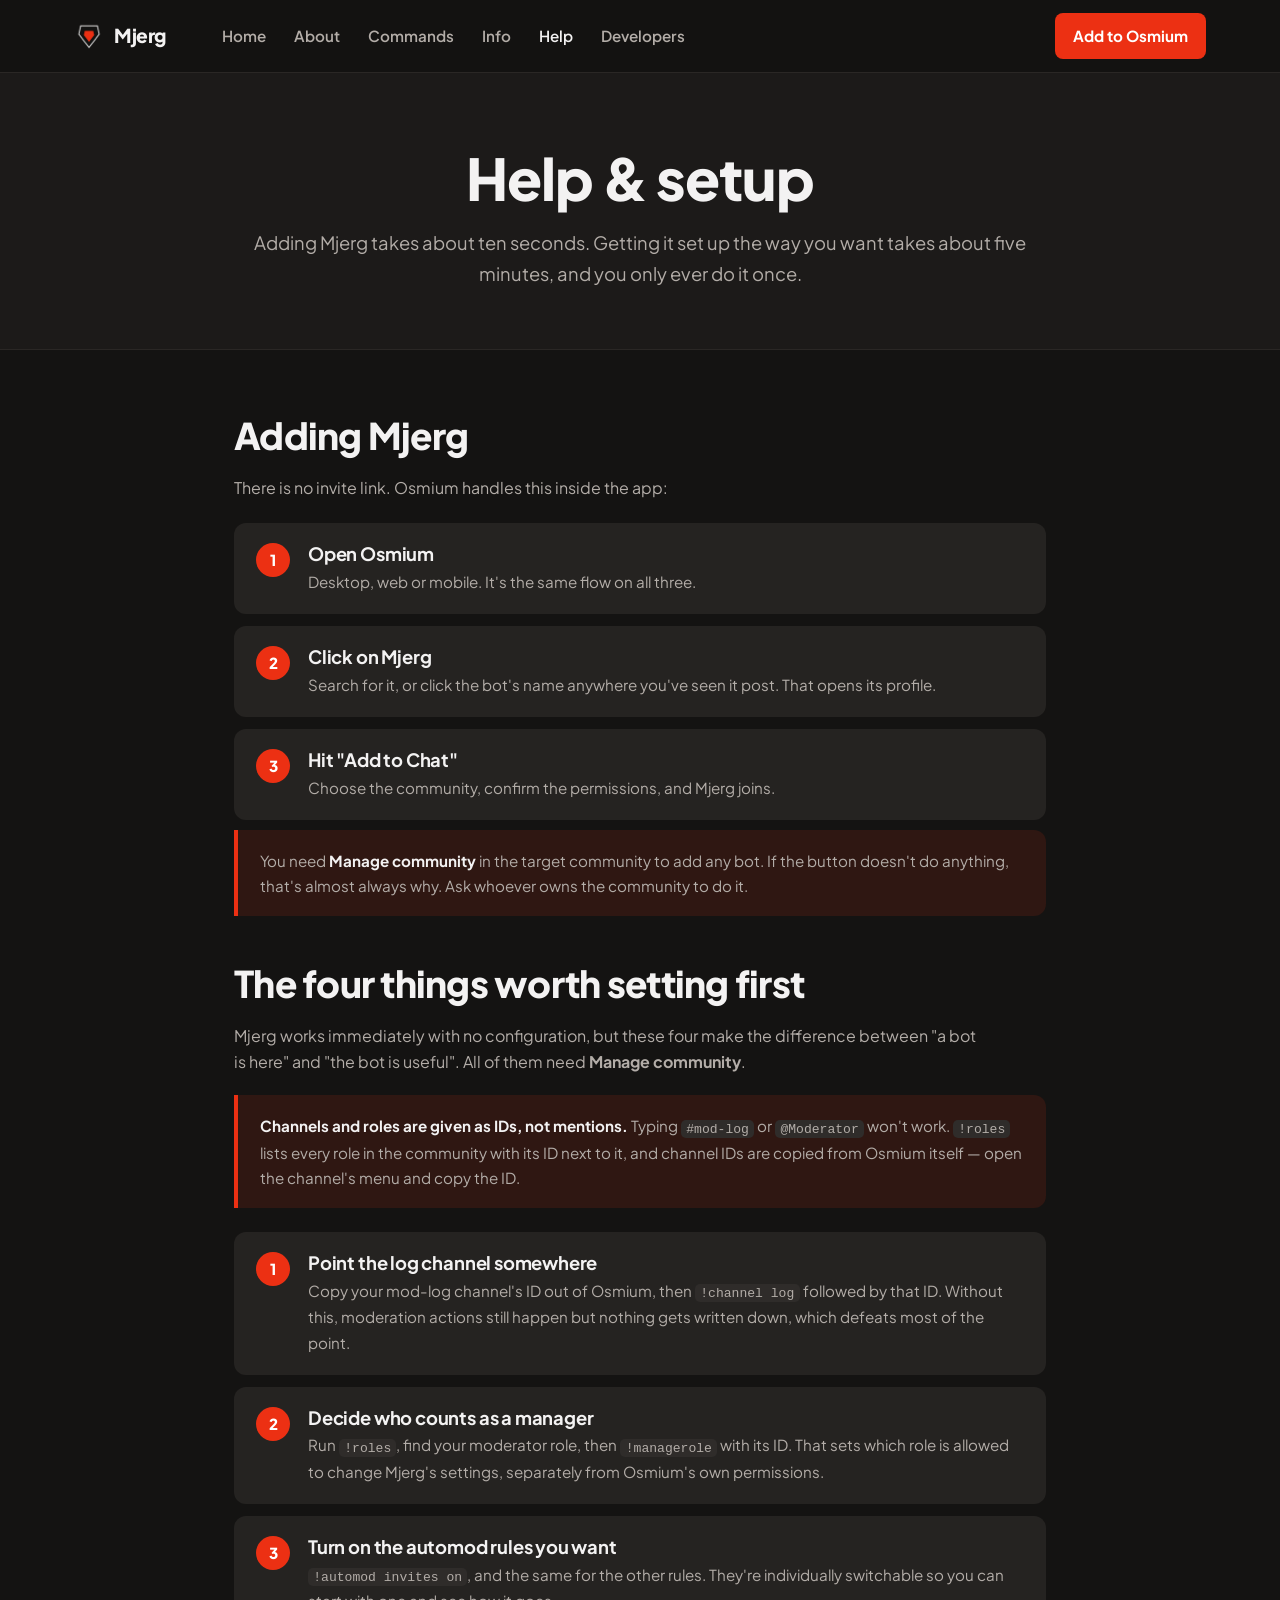
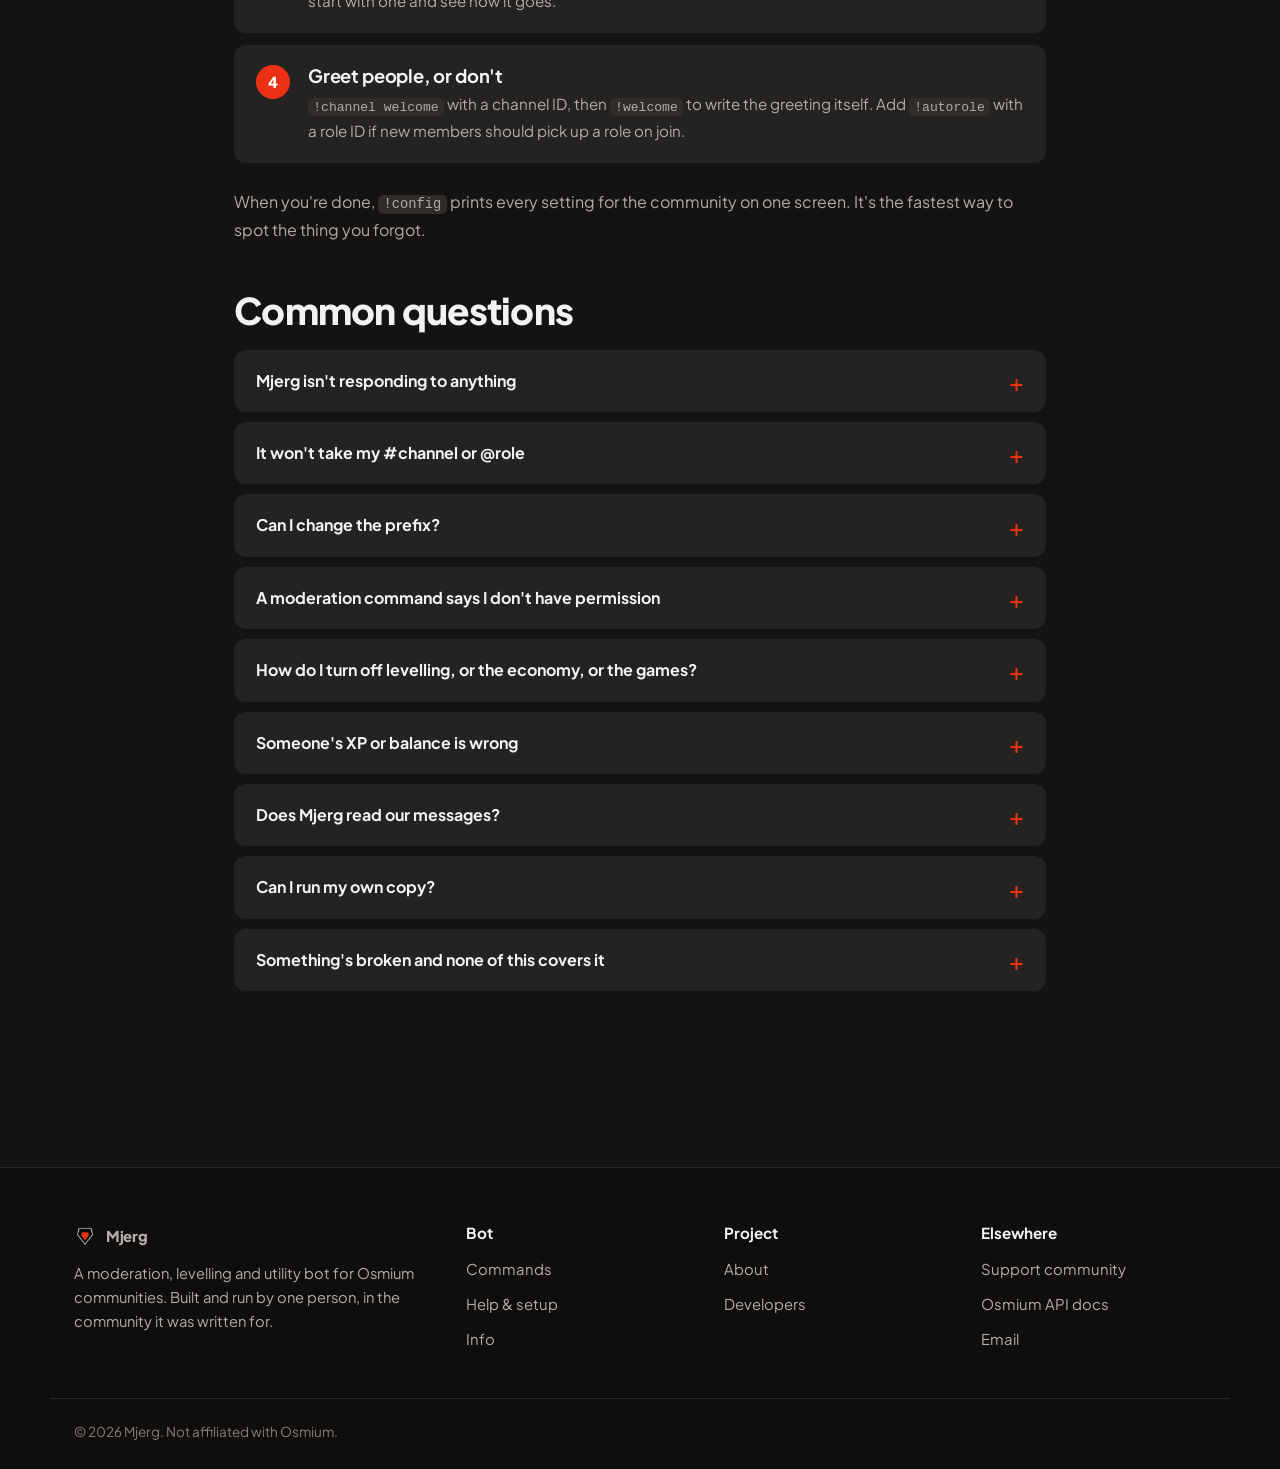
<file: help.html>
<!DOCTYPE html>
<html lang="en">
<head>
<meta charset="utf-8">
<meta name="viewport" content="width=device-width, initial-scale=1">
<title>How to Add Mjerg to Osmium: Setup Guide &amp; FAQ</title>
<meta name="description" content="Add Mjerg from the Osmium app in a few clicks, set up the four essentials and fix common problems. Step-by-step guide plus FAQ.">
<link rel="icon" href="assets/mjerg-mark-32.png" sizes="32x32">
<link rel="icon" href="assets/mjerg-icon-256.png" sizes="256x256">
<link rel="apple-touch-icon" href="assets/mjerg-icon-512.png">
<link rel="canonical" href="https://mjerg.523r.com/help.html">
<meta property="og:url" content="https://mjerg.523r.com/help.html">
<meta name="robots" content="index, follow, max-image-preview:large">
<meta name="theme-color" content="#201e1d">
<meta property="og:type" content="website">
<meta property="og:site_name" content="Mjerg">
<meta property="og:title" content="How to Add Mjerg to Osmium: Setup Guide &amp; FAQ">
<meta property="og:description" content="Add Mjerg from the Osmium app in a few clicks, set up the four essentials and fix common problems. Step-by-step guide plus FAQ.">
<meta property="og:image" content="https://mjerg.523r.com/assets/mjerg-wordmark-dark-900x220.png">
<meta property="og:image:alt" content="Mjerg logo">
<meta name="twitter:card" content="summary_large_image">
<meta name="twitter:title" content="How to Add Mjerg to Osmium: Setup Guide &amp; FAQ">
<meta name="twitter:description" content="Add Mjerg from the Osmium app in a few clicks, set up the four essentials and fix common problems. Step-by-step guide plus FAQ.">
<script type="application/ld+json">
{
 "@context": "https://schema.org",
 "@type": "FAQPage",
 "mainEntity": [
  {
   "@type": "Question",
   "name": "Mjerg isn't responding to anything",
   "acceptedAnswer": {
    "@type": "Answer",
    "text": "Three things, in order of likelihood. One: the prefix has been changed in this community, so try @Mjerg help instead. Mentioning it always works. Two: Mjerg can't see the channel, check its role has read and send access there. Three: the command was disabled. If none of those apply, !ping in a channel you know it can see will tell you whether it's alive at all."
   }
  },
  {
   "@type": "Question",
   "name": "It won't take my #channel or @role",
   "acceptedAnswer": {
    "@type": "Answer",
    "text": "It won't, and that's expected. Mjerg takes IDs for channels and roles, not mentions, so !managerole @Moderator fails where the same command with the role's ID works. !roles prints every role with its ID, and channel IDs come from Osmium — open the channel's menu and copy the ID. Members are the exception: !warn, !ban and the rest take a normal mention."
   }
  },
  {
   "@type": "Question",
   "name": "Can I change the prefix?",
   "acceptedAnswer": {
    "@type": "Answer",
    "text": "Yes, per community. The default is !. Mentioning the bot works regardless of what you set, so you can't lock yourself out."
   }
  },
  {
   "@type": "Question",
   "name": "A moderation command says I don't have permission",
   "acceptedAnswer": {
    "@type": "Answer",
    "text": "Mjerg reads permissions from your Osmium roles rather than keeping its own list. !ban needs Ban members, !purge needs Manage messages, and so on. The red tags on the commands page show which is which. If you have the permission and it still refuses, Mjerg's own role may sit below the member you're acting on."
   }
  },
  {
   "@type": "Question",
   "name": "How do I turn off levelling, or the economy, or the games?",
   "acceptedAnswer": {
    "@type": "Answer",
    "text": "Individually, with !disable on the commands you don't want, or wholesale by leaving the relevant features unconfigured. Nothing switches itself back on."
   }
  },
  {
   "@type": "Question",
   "name": "Someone's XP or balance is wrong",
   "acceptedAnswer": {
    "@type": "Answer",
    "text": "!setxp and !setcoins both set values directly, and !resetlevels wipes XP for one member or for everyone. Resets aren't reversible, so double-check the argument before you send it."
   }
  },
  {
   "@type": "Question",
   "name": "Does Mjerg read our messages?",
   "acceptedAnswer": {
    "@type": "Answer",
    "text": "It has to see message content to notice commands, count XP, run the counting game and apply automod rules. It doesn't store the text of ordinary messages, and nothing from your community is sold, shared or used for training. The info page lists exactly what gets written to disk."
   }
  },
  {
   "@type": "Question",
   "name": "Can I run my own copy?",
   "acceptedAnswer": {
    "@type": "Answer",
    "text": "Mjerg isn't open source right now. If you want to build something like it, Osmium's API docs and the official bot-example-js repo are a good place to start."
   }
  },
  {
   "@type": "Question",
   "name": "Something's broken and none of this covers it",
   "acceptedAnswer": {
    "@type": "Answer",
    "text": "The support community is the fastest route. Bug reports there usually get a look within a day or two. Include the command you ran and roughly when, it makes finding it in the logs much easier."
   }
  }
 ]
}
</script>
<link rel="preconnect" href="https://fonts.googleapis.com">
<link rel="preconnect" href="https://fonts.gstatic.com" crossorigin>
<link rel="stylesheet" href="https://fonts.googleapis.com/css2?family=Plus+Jakarta+Sans:wght@400;500;600;700;800&display=swap">
<link rel="stylesheet" href="css/style.css">
</head>
<body>

<header class="site-head">
  <div class="wrap head-inner">
    <a class="brand" href="index.html">
      <img src="assets/mjerg-mark-transparent-white-64.png" alt="" width="30" height="30">
      <span>Mjerg</span>
    </a>
    <button class="nav-toggle" aria-expanded="false" aria-controls="nav">Menu</button>
    <nav class="nav" id="nav">
      <a href="index.html">Home</a>
      <a href="about.html">About</a>
      <a href="commands.html">Commands</a>
      <a href="info.html">Info</a>
      <a href="help.html">Help</a>
      <a href="developers.html">Developers</a>
      <a class="nav-cta" href="help.html#add">Add to Osmium</a>
    </nav>
  </div>
</header>

<main>

  <div class="page-head">
    <div class="wrap wrap--narrow">
      <h1>Help &amp; setup</h1>
      <p class="lede">
      Adding Mjerg takes about ten seconds. Getting it set up the way you want
      takes about five minutes, and you only ever do it once.
    </p>
    </div>
  </div>

  <div class="wrap wrap--narrow section">

  <h2 id="add">Adding Mjerg</h2>
  <p class="muted" style="max-width: 60ch;">
    There is no invite link. Osmium handles this inside the app:
  </p>
  <ol class="steps" style="margin: 22px 0 10px;">
    <li>
      <h3>Open Osmium</h3>
      <p>Desktop, web or mobile. It's the same flow on all three.</p>
    </li>
    <li>
      <h3>Click on Mjerg</h3>
      <p>Search for it, or click the bot's name anywhere you've seen it post.
      That opens its profile.</p>
    </li>
    <li>
      <h3>Hit "Add to Chat"</h3>
      <p>Choose the community, confirm the permissions, and Mjerg joins.</p>
    </li>
  </ol>
  <div class="note">
    <p>You need <b>Manage community</b> in the target community to add any bot.
    If the button doesn't do anything, that's almost always why. Ask whoever
    owns the community to do it.</p>
  </div>

  <h2 style="margin-top: 46px;">The four things worth setting first</h2>
  <p class="muted" style="max-width: 62ch;">
    Mjerg works immediately with no configuration, but these four make the
    difference between "a bot is here" and "the bot is useful". All of them need
    <b>Manage community</b>.
  </p>

  <div class="note" style="margin-top: 20px;">
    <p><b>Channels and roles are given as IDs, not mentions.</b> Typing
    <code>#mod-log</code> or <code>@Moderator</code> won't work.
    <code class="js-prefix">!roles</code> lists every role in the community with
    its ID next to it, and channel IDs are copied from Osmium itself &mdash;
    open the channel's menu and copy the ID.</p>
  </div>

  <ol class="steps" style="margin-top: 24px;">
    <li>
      <h3>Point the log channel somewhere</h3>
      <p>Copy your mod-log channel's ID out of Osmium, then
      <code class="js-prefix">!channel log</code> followed by that ID. Without
      this, moderation actions still happen but nothing gets written down, which
      defeats most of the point.</p>
    </li>
    <li>
      <h3>Decide who counts as a manager</h3>
      <p>Run <code class="js-prefix">!roles</code>, find your moderator role,
      then <code class="js-prefix">!managerole</code> with its ID. That sets
      which role is allowed to change Mjerg's settings, separately from Osmium's
      own permissions.</p>
    </li>
    <li>
      <h3>Turn on the automod rules you want</h3>
      <p><code class="js-prefix">!automod invites on</code>, and the same for the
      other rules. They're individually switchable so you can start with one and
      see how it goes.</p>
    </li>
    <li>
      <h3>Greet people, or don't</h3>
      <p><code class="js-prefix">!channel welcome</code> with a channel ID, then
      <code class="js-prefix">!welcome</code> to write the greeting itself. Add
      <code class="js-prefix">!autorole</code> with a role ID if new members
      should pick up a role on join.</p>
    </li>
  </ol>

  <p class="muted" style="margin-top: 26px;">
    When you're done, <code class="js-prefix">!config</code> prints every setting
    for the community on one screen. It's the fastest way to spot the thing you
    forgot.
  </p>

  <h2 style="margin-top: 46px;">Common questions</h2>
  <div class="faq" style="margin-top: 18px;">

    <details>
      <summary>Mjerg isn't responding to anything</summary>
      <p>Three things, in order of likelihood. One: the prefix has been changed
      in this community, so try <code>@Mjerg help</code> instead. Mentioning it
      always works. Two: Mjerg can't see the channel, check its role has read
      and send access there. Three: the command was disabled. If none of those
      apply, <code class="js-prefix">!ping</code> in a channel you know it can
      see will tell you whether it's alive at all.</p>
    </details>

    <details>
      <summary>It won't take my #channel or @role</summary>
      <p>It won't, and that's expected. Mjerg takes IDs for channels and roles,
      not mentions, so <code class="js-prefix">!managerole @Moderator</code>
      fails where the same command with the role's ID works.
      <code class="js-prefix">!roles</code> prints every role with its ID, and
      channel IDs come from Osmium &mdash; open the channel's menu and copy the
      ID. Members are the exception: <code class="js-prefix">!warn</code>,
      <code class="js-prefix">!ban</code> and the rest take a normal mention.</p>
    </details>

    <details>
      <summary>Can I change the prefix?</summary>
      <p>Yes, per community. The default is <code data-cfg="prefix">!</code>.
      Mentioning the bot works regardless of what you set, so you can't lock
      yourself out.</p>
    </details>

    <details>
      <summary>A moderation command says I don't have permission</summary>
      <p>Mjerg reads permissions from your Osmium roles rather than keeping its
      own list. <code class="js-prefix">!ban</code> needs Ban members,
      <code class="js-prefix">!purge</code> needs Manage messages, and so on. The
      red tags on the <a href="commands.html">commands page</a> show which is
      which. If you have the permission and it still refuses, Mjerg's own role
      may sit below the member you're acting on.</p>
    </details>

    <details>
      <summary>How do I turn off levelling, or the economy, or the games?</summary>
      <p>Individually, with <code class="js-prefix">!disable</code> on the
      commands you don't want, or wholesale by leaving the relevant features
      unconfigured. Nothing switches itself back on.</p>
    </details>

    <details>
      <summary>Someone's XP or balance is wrong</summary>
      <p><code class="js-prefix">!setxp</code> and
      <code class="js-prefix">!setcoins</code> both set values directly, and
      <code class="js-prefix">!resetlevels</code> wipes XP for one member or for
      everyone. Resets aren't reversible, so double-check the argument before you
      send it.</p>
    </details>

    <details>
      <summary>Does Mjerg read our messages?</summary>
      <p>It has to see message content to notice commands, count XP, run the
      counting game and apply automod rules. It doesn't store the text of
      ordinary messages, and nothing from your community is sold, shared or used
      for training. The <a href="info.html">info page</a> lists exactly what gets
      written to disk.</p>
    </details>

    <details>
      <summary>Can I run my own copy?</summary>
      <p>Mjerg isn't open source right now. If you want to build something like
      it, Osmium's <a href="#" data-link="osmium">API docs</a> and the official
      <code>bot-example-js</code> repo are a good place to start.</p>
    </details>

    <details>
      <summary>Something's broken and none of this covers it</summary>
      <p>The <a href="#" data-link="support">support community</a> is the fastest
      route. Bug reports there usually get a look within a day or two. Include
      the command you ran and roughly when, it makes finding it in the logs much
      easier.</p>
    </details>

  </div>

  </div>

</main>

<footer class="site-foot">
  <div class="wrap foot-grid">
    <div class="foot-about">
      <a class="brand" href="index.html">
        <img src="assets/mjerg-mark-transparent-white-64.png" alt="" width="22" height="22">
        <span>Mjerg</span>
      </a>
      <p>A moderation, levelling and utility bot for Osmium communities. Built and run by one person, in the community it was written for.</p>
    </div>
    <div>
      <h4>Bot</h4>
      <ul>
        <li><a href="commands.html">Commands</a></li>
        <li><a href="help.html">Help &amp; setup</a></li>
        <li><a href="info.html">Info</a></li>
      </ul>
    </div>
    <div>
      <h4>Project</h4>
      <ul>
        <li><a href="about.html">About</a></li>
        <li><a href="developers.html">Developers</a></li>
      </ul>
    </div>
    <div>
      <h4>Elsewhere</h4>
      <ul>
        <li><a href="#" data-link="support">Support community</a></li>
        <li><a href="#" data-link="osmium">Osmium API docs</a></li>
        <li><a href="#" data-link="email">Email</a></li>
      </ul>
    </div>
  </div>
  <div class="wrap foot-bottom">
    <span>&copy; <span id="year">2026</span> Mjerg. Not affiliated with Osmium.</span>
  </div>
</footer>

<script src="js/config.js"></script>
<script src="js/site.js"></script>
</body>
</html>
</file>
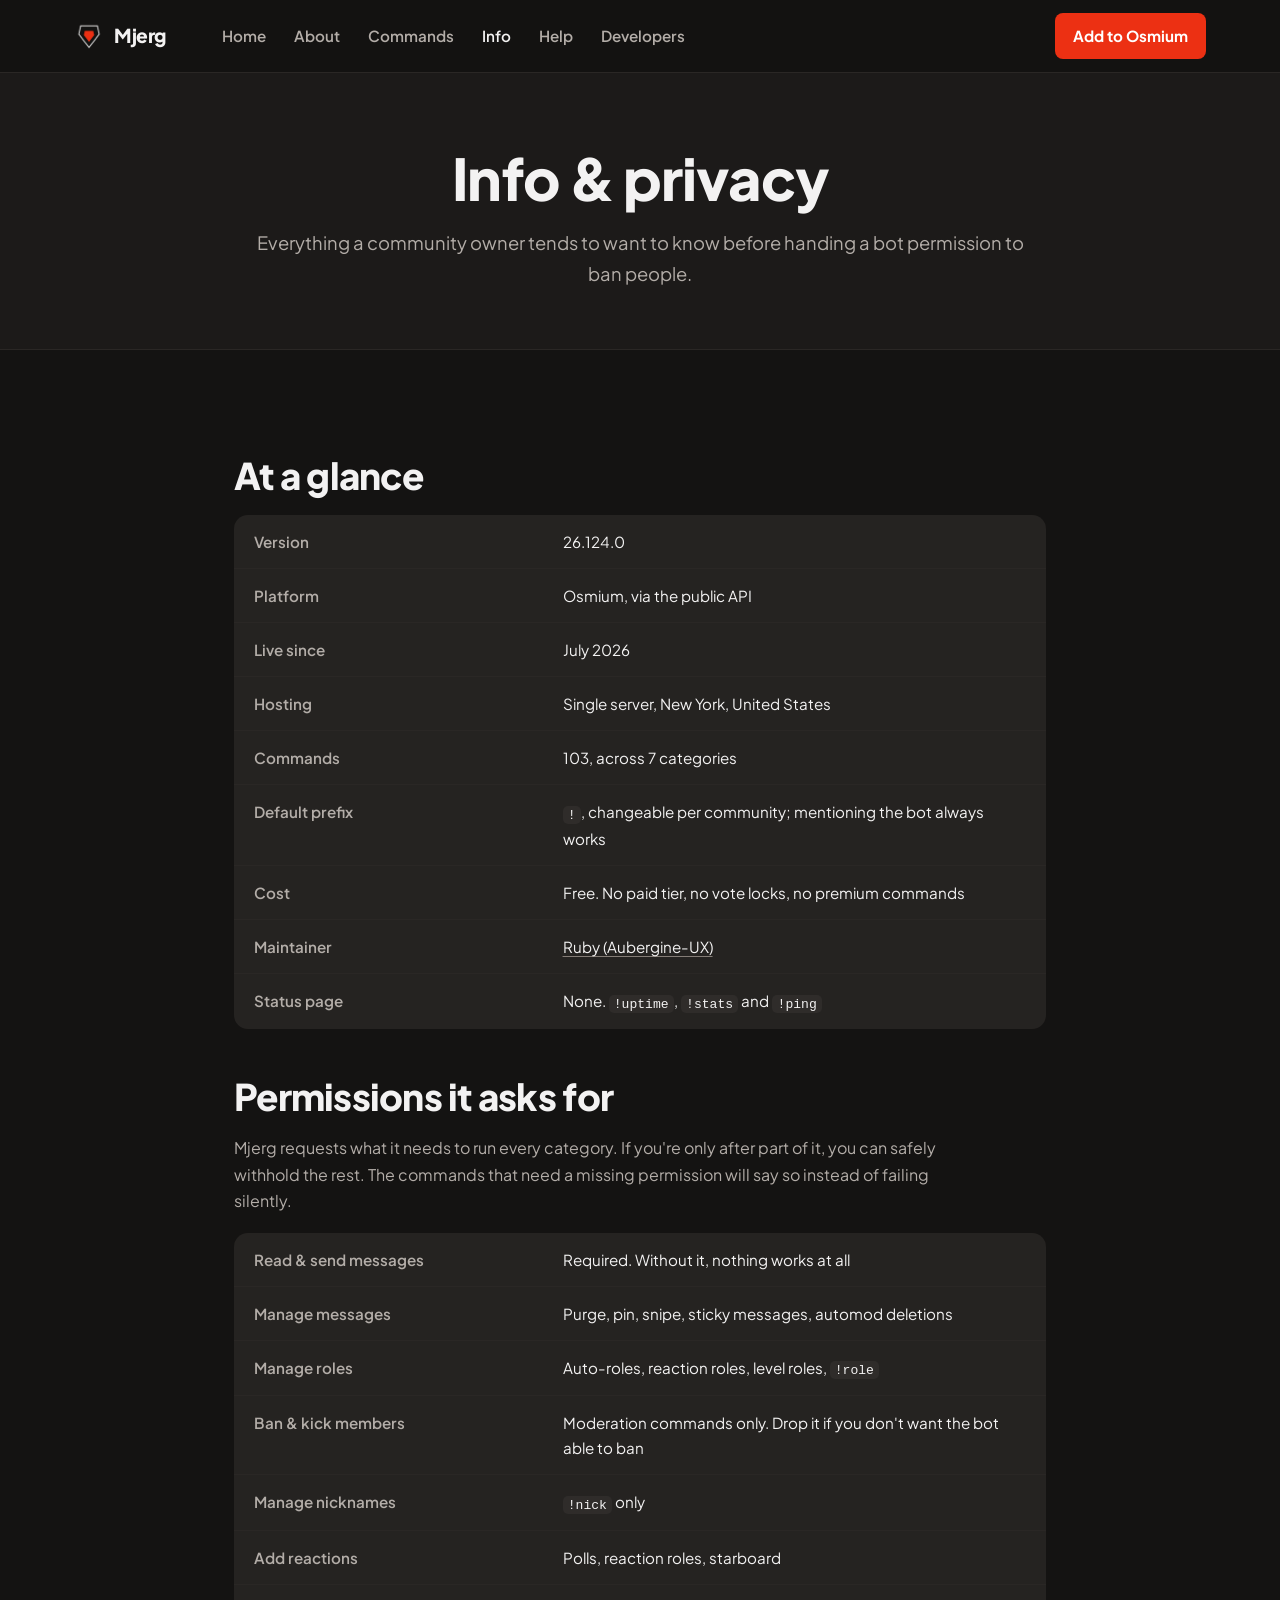
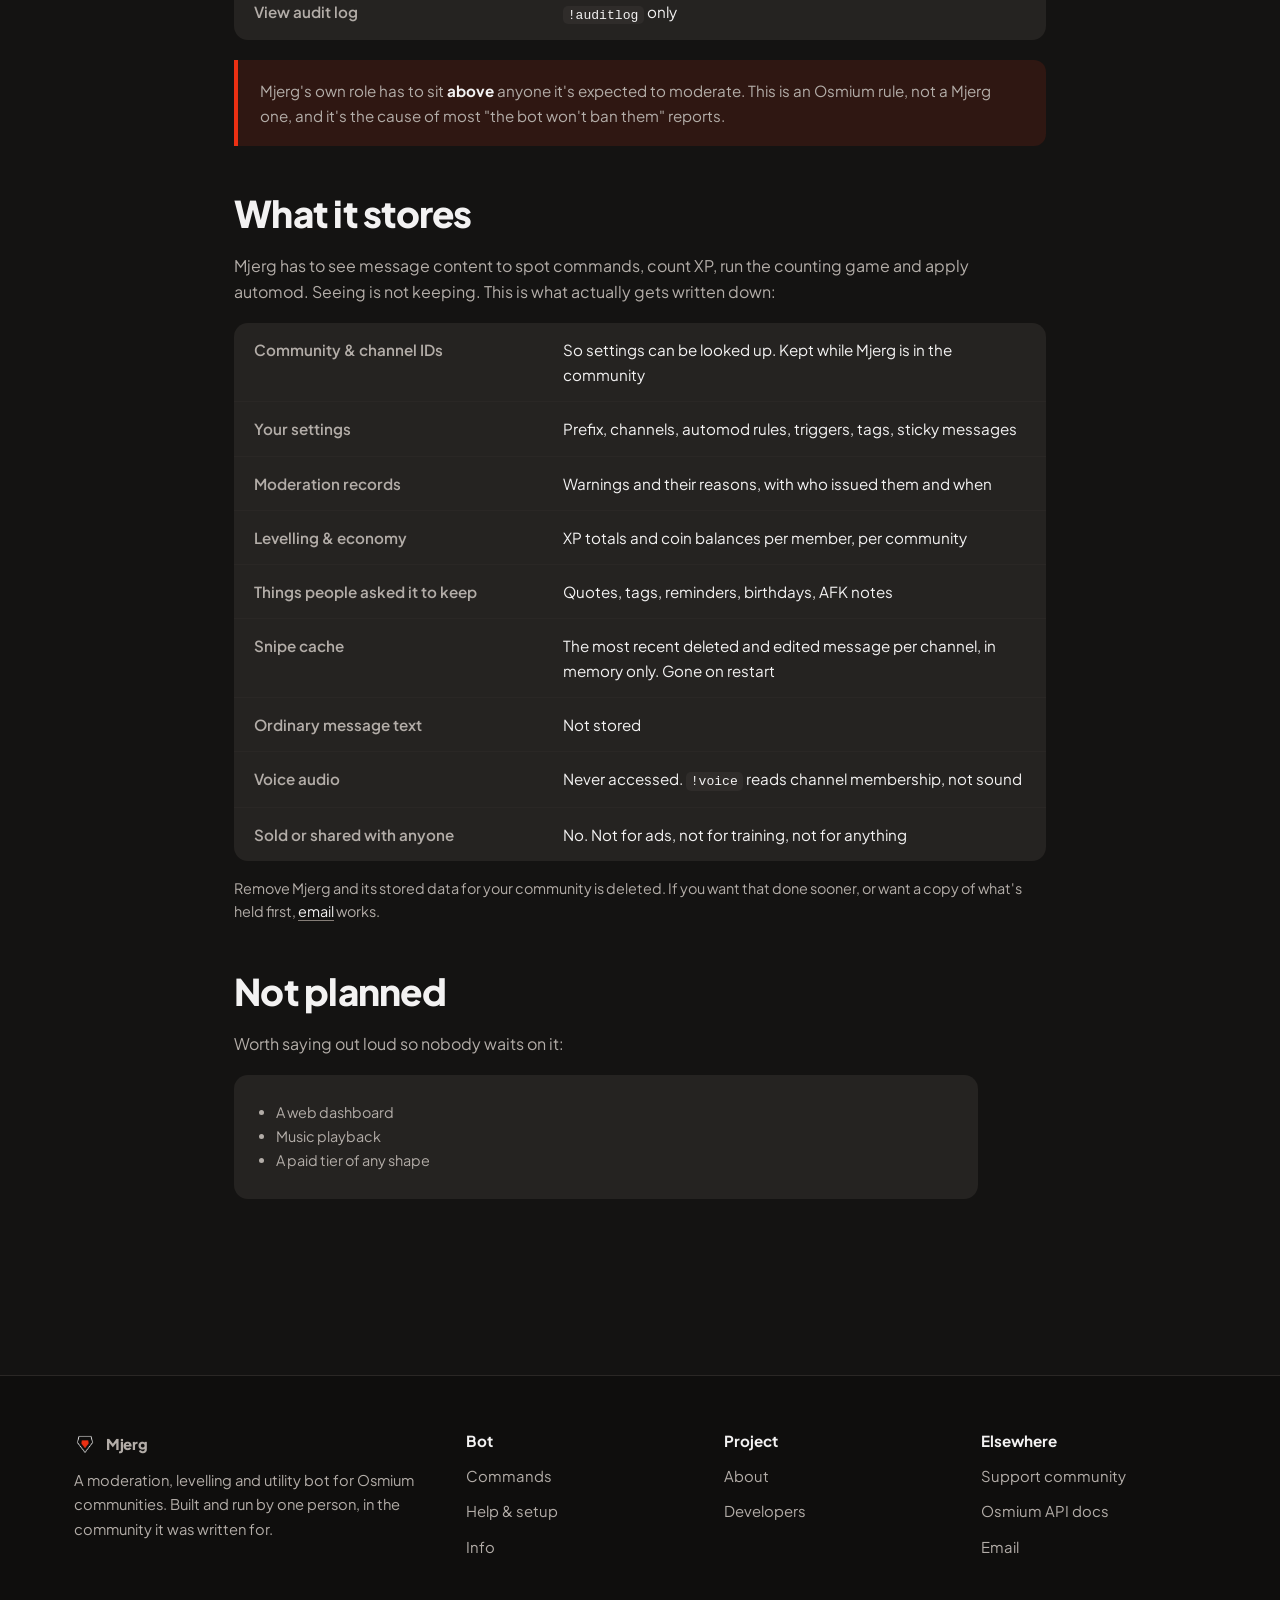
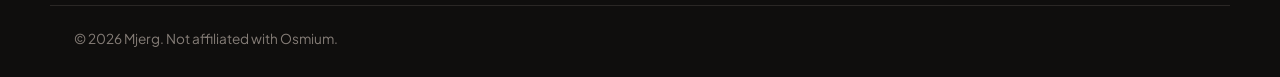
<file: info.html>
<!DOCTYPE html>
<html lang="en">
<head>
<meta charset="utf-8">
<meta name="viewport" content="width=device-width, initial-scale=1">
<title>Mjerg Bot Info: Version, Permissions &amp; Data Stored</title>
<meta name="description" content="Mjerg&#x27;s current version, hosting, the Osmium permissions it needs and exactly what data it stores. No sales pitch, just the details.">
<link rel="icon" href="assets/mjerg-mark-32.png" sizes="32x32">
<link rel="icon" href="assets/mjerg-icon-256.png" sizes="256x256">
<link rel="apple-touch-icon" href="assets/mjerg-icon-512.png">
<link rel="canonical" href="https://mjerg.523r.com/info.html">
<meta property="og:url" content="https://mjerg.523r.com/info.html">
<meta name="robots" content="index, follow, max-image-preview:large">
<meta name="theme-color" content="#201e1d">
<meta property="og:type" content="website">
<meta property="og:site_name" content="Mjerg">
<meta property="og:title" content="Mjerg Bot Info: Version, Permissions &amp; Data Stored">
<meta property="og:description" content="Mjerg&#x27;s current version, hosting, the Osmium permissions it needs and exactly what data it stores. No sales pitch, just the details.">
<meta property="og:image" content="https://mjerg.523r.com/assets/mjerg-wordmark-dark-900x220.png">
<meta property="og:image:alt" content="Mjerg logo">
<meta name="twitter:card" content="summary_large_image">
<meta name="twitter:title" content="Mjerg Bot Info: Version, Permissions &amp; Data Stored">
<meta name="twitter:description" content="Mjerg&#x27;s current version, hosting, the Osmium permissions it needs and exactly what data it stores. No sales pitch, just the details.">
<link rel="preconnect" href="https://fonts.googleapis.com">
<link rel="preconnect" href="https://fonts.gstatic.com" crossorigin>
<link rel="stylesheet" href="https://fonts.googleapis.com/css2?family=Plus+Jakarta+Sans:wght@400;500;600;700;800&display=swap">
<link rel="stylesheet" href="css/style.css">
</head>
<body>

<header class="site-head">
  <div class="wrap head-inner">
    <a class="brand" href="index.html">
      <img src="assets/mjerg-mark-transparent-white-64.png" alt="" width="30" height="30">
      <span>Mjerg</span>
    </a>
    <button class="nav-toggle" aria-expanded="false" aria-controls="nav">Menu</button>
    <nav class="nav" id="nav">
      <a href="index.html">Home</a>
      <a href="about.html">About</a>
      <a href="commands.html">Commands</a>
      <a href="info.html">Info</a>
      <a href="help.html">Help</a>
      <a href="developers.html">Developers</a>
      <a class="nav-cta" href="help.html#add">Add to Osmium</a>
    </nav>
  </div>
</header>

<main>

  <div class="page-head">
    <div class="wrap wrap--narrow">
      <h1>Info &amp; privacy</h1>
      <p class="lede">
      Everything a community owner tends to want to know before handing a bot
      permission to ban people.
    </p>
    </div>
  </div>

  <div class="wrap wrap--narrow section">

  <h2 style="margin-top: 40px;">At a glance</h2>
  <div class="table-scroll">
    <table class="spec">
      <tbody>
        <tr><th>Version</th><td><span data-cfg="version">26.124.0</span></td></tr>
        <tr><th>Platform</th><td>Osmium, via the public API</td></tr>
        <tr><th>Live since</th><td>July 2026</td></tr>
        <tr><th>Hosting</th><td>Single server, New York, United States</td></tr>
        <tr><th>Commands</th><td>103, across 7 categories</td></tr>
        <tr><th>Default prefix</th><td><code data-cfg="prefix">!</code>, changeable per community; mentioning the bot always works</td></tr>
        <tr><th>Cost</th><td>Free. No paid tier, no vote locks, no premium commands</td></tr>
        <tr><th>Maintainer</th><td><a href="developers.html">Ruby (Aubergine-UX)</a></td></tr>
        <tr><th>Status page</th><td>None. <code class="js-prefix">!uptime</code>, <code class="js-prefix">!stats</code> and <code class="js-prefix">!ping</code></td></tr>
      </tbody>
    </table>
  </div>

  <h2 style="margin-top: 46px;">Permissions it asks for</h2>
  <p class="muted" style="max-width: 62ch;">
    Mjerg requests what it needs to run every category. If you're only after part
    of it, you can safely withhold the rest. The commands that need a missing
    permission will say so instead of failing silently.
  </p>
  <div class="table-scroll" style="margin-top: 18px;">
    <table class="spec">
      <tbody>
        <tr><th>Read &amp; send messages</th><td>Required. Without it, nothing works at all</td></tr>
        <tr><th>Manage messages</th><td>Purge, pin, snipe, sticky messages, automod deletions</td></tr>
        <tr><th>Manage roles</th><td>Auto-roles, reaction roles, level roles, <code class="js-prefix">!role</code></td></tr>
        <tr><th>Ban &amp; kick members</th><td>Moderation commands only. Drop it if you don't want the bot able to ban</td></tr>
        <tr><th>Manage nicknames</th><td><code class="js-prefix">!nick</code> only</td></tr>
        <tr><th>Add reactions</th><td>Polls, reaction roles, starboard</td></tr>
        <tr><th>View audit log</th><td><code class="js-prefix">!auditlog</code> only</td></tr>
      </tbody>
    </table>
  </div>
  <div class="note" style="margin-top: 20px;">
    <p>Mjerg's own role has to sit <b>above</b> anyone it's expected to moderate.
    This is an Osmium rule, not a Mjerg one, and it's the cause of most
    "the bot won't ban them" reports.</p>
  </div>

  <h2 style="margin-top: 46px;">What it stores</h2>
  <p class="muted" style="max-width: 62ch;">
    Mjerg has to see message content to spot commands, count XP, run the counting
    game and apply automod. Seeing is not keeping. This is what actually gets
    written down:
  </p>
  <div class="table-scroll" style="margin-top: 18px;">
    <table class="spec">
      <tbody>
        <tr><th>Community &amp; channel IDs</th><td>So settings can be looked up. Kept while Mjerg is in the community</td></tr>
        <tr><th>Your settings</th><td>Prefix, channels, automod rules, triggers, tags, sticky messages</td></tr>
        <tr><th>Moderation records</th><td>Warnings and their reasons, with who issued them and when</td></tr>
        <tr><th>Levelling &amp; economy</th><td>XP totals and coin balances per member, per community</td></tr>
        <tr><th>Things people asked it to keep</th><td>Quotes, tags, reminders, birthdays, AFK notes</td></tr>
        <tr><th>Snipe cache</th><td>The most recent deleted and edited message per channel, in memory only. Gone on restart</td></tr>
        <tr><th>Ordinary message text</th><td>Not stored</td></tr>
        <tr><th>Voice audio</th><td>Never accessed. <code class="js-prefix">!voice</code> reads channel membership, not sound</td></tr>
        <tr><th>Sold or shared with anyone</th><td>No. Not for ads, not for training, not for anything</td></tr>
      </tbody>
    </table>
  </div>
  <p class="muted small" style="margin-top: 16px;">
    Remove Mjerg and its stored data for your community is deleted. If you want
    that done sooner, or want a copy of what's held first,
    <a href="#" data-link="email">email</a> works.
  </p>

  <h2 style="margin-top: 46px;">Not planned</h2>
  <p class="muted" style="max-width: 62ch;">
    Worth saying out loud so nobody waits on it:
  </p>
  <div class="panel" style="margin-top: 18px; max-width: 62ch;">
    <ul class="muted small" style="padding-left: 1.1em; margin: 0;">
      <li>A web dashboard</li>
      <li>Music playback</li>
      <li>A paid tier of any shape</li>
    </ul>
  </div>

  </div>

</main>

<footer class="site-foot">
  <div class="wrap foot-grid">
    <div class="foot-about">
      <a class="brand" href="index.html">
        <img src="assets/mjerg-mark-transparent-white-64.png" alt="" width="22" height="22">
        <span>Mjerg</span>
      </a>
      <p>A moderation, levelling and utility bot for Osmium communities. Built and run by one person, in the community it was written for.</p>
    </div>
    <div>
      <h4>Bot</h4>
      <ul>
        <li><a href="commands.html">Commands</a></li>
        <li><a href="help.html">Help &amp; setup</a></li>
        <li><a href="info.html">Info</a></li>
      </ul>
    </div>
    <div>
      <h4>Project</h4>
      <ul>
        <li><a href="about.html">About</a></li>
        <li><a href="developers.html">Developers</a></li>
      </ul>
    </div>
    <div>
      <h4>Elsewhere</h4>
      <ul>
        <li><a href="#" data-link="support">Support community</a></li>
        <li><a href="#" data-link="osmium">Osmium API docs</a></li>
        <li><a href="#" data-link="email">Email</a></li>
      </ul>
    </div>
  </div>
  <div class="wrap foot-bottom">
    <span>&copy; <span id="year">2026</span> Mjerg. Not affiliated with Osmium.</span>
  </div>
</footer>

<script src="js/config.js"></script>
<script src="js/site.js"></script>
</body>
</html>
</file>
<file: css/style.css>
/* Mjerg site styles
   One stylesheet, loaded on every page. Sections are in the order the
   markup uses them: tokens, base, layout, header, footer, then per-page bits.
   Dark only. Tried a light theme early on and the red just looked angry on white. */

:root {
  --brand:      #ec3013;
  --brand-lo:   #c9260e;   /* hover / pressed */
  --brand-fade: rgba(236, 48, 19, 0.12);

  /* pulled straight off the logo files: the mark sits on rgb(32,30,29)
     and the wordmark text is #f3f2f2. Everything below is built around
     that warm charcoal rather than a neutral grey. A cool grey next to
     this red goes slightly purple. */
  --bg:      #141312;
  --bg-2:    #1c1a19;      /* alternate section bands */
  --bg-3:    #252321;      /* cards */
  --bg-4:    #2f2c2a;      /* raised bits inside cards */
  --line:    #363230;
  --line-lo: #2a2725;

  --text: #f3f2f2;
  --dim:  #b3ada8;
  --dimmer: #857d77;

  --ok: #3ba55d;

  --mono: ui-monospace, "SF Mono", "JetBrains Mono", "Cascadia Code", Menlo, Consolas, monospace;
  --sans: "Plus Jakarta Sans", system-ui, -apple-system, "Segoe UI", Roboto, Arial, sans-serif;

  --r: 14px;
  --wrap: 1180px;

  color-scheme: dark;
}

* { box-sizing: border-box; }

html { scroll-behavior: smooth; }
@media (prefers-reduced-motion: reduce) {
  html { scroll-behavior: auto; }
  * { animation: none !important; transition: none !important; }
}

body {
  margin: 0;
  background: var(--bg);
  color: var(--text);
  font: 16px/1.65 var(--sans);
  -webkit-font-smoothing: antialiased;
}

a { color: var(--text); text-decoration-color: var(--dimmer); text-underline-offset: 3px; }
a:hover { text-decoration-color: var(--brand); }

h1, h2, h3, h4 { line-height: 1.15; margin: 0 0 .5em; font-weight: 800; letter-spacing: -0.02em; }
h1 { font-size: clamp(2.3rem, 5.5vw, 3.6rem); }
h2 { font-size: clamp(1.6rem, 3.4vw, 2.3rem); }
h3 { font-size: 1.15rem; font-weight: 700; letter-spacing: -0.01em; }
p  { margin: 0 0 1em; }

code, kbd, pre { font-family: var(--mono); }
code {
  font-size: .86em;
  background: var(--bg-4);
  border-radius: 5px;
  padding: .12em .4em;
}
pre {
  background: var(--bg-3);
  border: 1px solid var(--line);
  border-radius: var(--r);
  padding: 16px 18px;
  overflow-x: auto;
  font-size: .85rem;
  line-height: 1.6;
}
pre code { background: none; padding: 0; font-size: inherit; }

kbd {
  font-size: .8em;
  background: var(--bg-4);
  border: 1px solid var(--line);
  border-bottom-width: 2px;
  border-radius: 5px;
  padding: .1em .45em;
}

hr { border: 0; border-top: 1px solid var(--line); margin: 48px 0; }

::selection { background: var(--brand); color: #fff; }

:focus-visible {
  outline: 2px solid var(--brand);
  outline-offset: 2px;
  border-radius: 4px;
}

/* ---------- layout ---------- */

.wrap {
  width: 100%;
  max-width: var(--wrap);
  margin: 0 auto;
  padding: 0 24px;
}
/* text-heavy pages read better in a narrower column */
.wrap--narrow { max-width: 860px; }

.section { padding-top: 88px; padding-bottom: 88px; }
.section--tight { padding-top: 48px; padding-bottom: 48px; }
.band { background: var(--bg-2); }

.lede {
  font-size: 1.15rem;
  color: var(--dim);
  max-width: 60ch;
}

.center { text-align: center; }
.center .lede { margin-left: auto; margin-right: auto; }

/* small red label above a heading */
.eyebrow {
  display: inline-block;
  font: 700 .8rem/1 var(--sans);
  letter-spacing: .02em;
  color: var(--brand);
  background: var(--brand-fade);
  border-radius: 999px;
  padding: 7px 12px;
  margin: 0 0 16px;
}

.grid { display: grid; gap: 20px; }
.grid--2 { grid-template-columns: repeat(2, 1fr); }
.grid--3 { grid-template-columns: repeat(3, 1fr); }
.grid--4 { grid-template-columns: repeat(4, 1fr); }
@media (max-width: 960px) {
  .grid--4 { grid-template-columns: repeat(2, 1fr); }
}
@media (max-width: 780px) {
  .grid--2, .grid--3 { grid-template-columns: 1fr; }
}
@media (max-width: 480px) {
  .grid--4 { grid-template-columns: 1fr; }
}

.panel {
  background: var(--bg-3);
  border-radius: var(--r);
  padding: 26px;
}
.panel h3 { margin-bottom: .35em; }
.panel p:last-child { margin-bottom: 0; }

.muted { color: var(--dim); }
.small { font-size: .9rem; }

/* ---------- buttons ---------- */

.btn {
  display: inline-flex;
  align-items: center;
  justify-content: center;
  gap: 8px;
  border: 0;
  border-radius: 10px;
  padding: 14px 24px;
  font: 700 1rem/1 var(--sans);
  text-decoration: none;
  color: var(--text);
  background: var(--bg-4);
  cursor: pointer;
  transition: background .15s, transform .06s;
}
.btn:hover { background: #3a3634; }
.btn:active { transform: translateY(1px); }

.btn--brand { background: var(--brand); color: #fff; }
.btn--brand:hover { background: var(--brand-lo); }

.btn--white { background: #fff; color: #1a1817; }
.btn--white:hover { background: #ece9e7; }

.btn--lg { padding: 17px 30px; font-size: 1.05rem; border-radius: 12px; }
.btn--sm { padding: 10px 16px; font-size: .9rem; border-radius: 8px; }

.btn-row { display: flex; flex-wrap: wrap; gap: 12px; align-items: center; }
.center .btn-row { justify-content: center; }

/* ---------- header ---------- */

.site-head {
  position: sticky;
  top: 0;
  z-index: 40;
  background: rgba(20, 19, 18, 0.92);
  backdrop-filter: blur(10px);
  border-bottom: 1px solid var(--line-lo);
}

.head-inner {
  display: flex;
  align-items: center;
  gap: 24px;
  min-height: 72px;
}

.brand {
  display: inline-flex;
  align-items: center;
  gap: 10px;
  font-weight: 800;
  font-size: 1.2rem;
  letter-spacing: -0.02em;
  text-decoration: none;
  margin-right: auto;
}
.brand img { display: block; }

.nav { display: flex; align-items: center; gap: 4px; flex: 1; }
.nav a {
  text-decoration: none;
  color: var(--dim);
  font-size: .95rem;
  font-weight: 600;
  padding: 8px 12px;
  border-radius: 8px;
  white-space: nowrap;
}
.nav a:hover { color: var(--text); }
.nav a[aria-current="page"] { color: var(--text); }

/* the CTA sits on the far right, away from the page links */
.nav .nav-cta {
  margin-left: auto;
  background: var(--brand);
  color: #fff;
  padding: 10px 18px;
  font-weight: 700;
}
.nav .nav-cta:hover { background: var(--brand-lo); color: #fff; }

.nav-toggle {
  display: none;
  background: var(--bg-3);
  border: 0;
  color: var(--text);
  border-radius: 8px;
  padding: 9px 14px;
  font: 700 .9rem var(--sans);
  cursor: pointer;
}

@media (min-width: 881px) {
  /* nudge the links in from the logo so they read as their own group */
  .nav { margin-left: 20px; }
  .brand { margin-right: 0; }
}

@media (max-width: 880px) {
  .nav-toggle { display: block; }
  .nav {
    display: none;
    position: absolute;
    left: 0;
    right: 0;
    top: 100%;
    flex-direction: column;
    align-items: stretch;
    gap: 0;
    background: var(--bg);
    border-bottom: 1px solid var(--line);
    padding: 8px 16px 18px;
  }
  .nav.is-open { display: flex; }
  .nav a { padding: 12px 10px; font-size: 1rem; }
  .nav .nav-cta { margin: 10px 0 0; text-align: center; padding: 14px; }
  .head-inner { position: relative; }
}

/* ---------- home hero ---------- */

.hero {
  display: grid;
  grid-template-columns: 1.05fr 1fr;
  gap: 56px;
  align-items: center;
  padding-top: 80px;
  padding-bottom: 88px;
}
.hero h1 { max-width: 14ch; }
.hero h1 em { font-style: normal; color: var(--brand); }
.hero .lede { margin-bottom: 32px; }
.hero-note { font-size: .9rem; color: var(--dimmer); margin: 18px 0 0; }
.hero-note b { color: var(--dim); font-weight: 600; }

@media (max-width: 960px) {
  .hero { grid-template-columns: 1fr; gap: 44px; padding-top: 56px; padding-bottom: 64px; }
  .hero h1 { max-width: 18ch; }
}

/* ---------- subpage header ---------- */

.page-head {
  background: var(--bg-2);
  border-bottom: 1px solid var(--line-lo);
  padding: 72px 0 60px;
  text-align: center;
}
.page-head h1 { margin-bottom: .3em; }
.page-head .lede { margin: 0 auto; }
.page-head + .section { padding-top: 64px; }

/* ---------- stat strip ---------- */

.stats {
  display: grid;
  grid-template-columns: repeat(4, 1fr);
  gap: 20px;
  text-align: center;
}
.stat b {
  display: block;
  font: 800 2.4rem/1.1 var(--sans);
  letter-spacing: -0.03em;
  margin-bottom: 6px;
}
.stat span { font-size: .95rem; color: var(--dim); font-weight: 500; }
@media (max-width: 720px) {
  .stats { grid-template-columns: repeat(2, 1fr); row-gap: 32px; }
  .stat b { font-size: 2rem; }
}

/* ---------- feature rows ---------- */

.feature {
  display: grid;
  grid-template-columns: 1fr 1fr;
  gap: 72px;
  align-items: center;
  padding: 56px 0;
}
.feature + .feature { border-top: 0; }
/* every other row puts the picture on the left */
.feature--flip > :first-child { order: 2; }

.feature h2 { margin-bottom: .45em; }
.feature p { color: var(--dim); font-size: 1.05rem; }

.ticks { list-style: none; margin: 22px 0 0; padding: 0; }
.ticks li {
  position: relative;
  padding-left: 30px;
  margin-bottom: 10px;
  font-weight: 500;
}
.ticks li::before {
  content: "";
  position: absolute;
  left: 0;
  top: .3em;
  width: 18px;
  height: 18px;
  border-radius: 50%;
  background: var(--brand-fade) url("data:image/svg+xml,%3Csvg xmlns='http://www.w3.org/2000/svg' viewBox='0 0 16 16'%3E%3Cpath d='M4 8.5l2.5 2.5L12 5.5' fill='none' stroke='%23ec3013' stroke-width='2' stroke-linecap='round' stroke-linejoin='round'/%3E%3C/svg%3E") center / 12px no-repeat;
}

.feature-link {
  display: inline-block;
  margin-top: 14px;
  font-weight: 700;
  color: var(--brand);
  text-decoration: none;
}
.feature-link:hover { text-decoration: underline; }

@media (max-width: 900px) {
  .feature { grid-template-columns: 1fr; gap: 32px; padding: 40px 0; }
  .feature--flip > :first-child { order: 0; }
}

/* ---------- chat mockups ----------
   Plain HTML versions of what the bot's replies look like in Osmium.
   They're illustrations, so they're aria-hidden in the markup. */

.chat {
  background: var(--bg-3);
  border-radius: 16px;
  box-shadow: 0 24px 60px rgba(0, 0, 0, .35);
  overflow: hidden;
  font-size: .93rem;
}
.chat-top {
  display: flex;
  align-items: center;
  gap: 8px;
  padding: 13px 18px;
  border-bottom: 1px solid var(--line-lo);
  color: var(--dim);
  font-weight: 700;
  font-size: .9rem;
}
.chat-top::before { content: "#"; color: var(--dimmer); font-size: 1.1rem; font-weight: 500; }
.chat-body { padding: 8px 18px 18px; }

.msg { display: flex; gap: 13px; padding-top: 14px; }
.msg-av {
  flex: 0 0 38px;
  height: 38px;
  border-radius: 50%;
  display: grid;
  place-items: center;
  font-weight: 800;
  font-size: .95rem;
  color: #fff;
}
.msg-av img { display: block; width: 38px; height: 38px; border-radius: 50%; }
.msg-main { min-width: 0; flex: 1; }
.msg-name { font-weight: 700; margin-right: 6px; }
.msg-name--bot { color: #f0a04b; }
.msg-tag {
  font-size: .62rem;
  font-weight: 800;
  background: var(--brand);
  color: #fff;
  border-radius: 4px;
  padding: 2px 5px;
  vertical-align: 2px;
  margin-right: 6px;
}
.msg-time { font-size: .75rem; color: var(--dimmer); }
.msg-text { color: #dcd8d5; margin-top: 1px; overflow-wrap: anywhere; }
.msg-text code { font-size: .88em; }
.msg-sub { font-size: .78rem; color: var(--dimmer); margin-top: 3px; }

/* the boxed reply the bot posts */
.embed {
  margin-top: 6px;
  background: var(--bg-2);
  border-left: 4px solid var(--brand);
  border-radius: 6px;
  padding: 12px 14px;
  max-width: 420px;
}
.embed--ok { border-left-color: var(--ok); }
.embed-title { font-weight: 800; margin-bottom: 6px; }
.embed-fields { display: grid; grid-template-columns: 1fr 1fr; gap: 8px 16px; }
.embed-fields div { font-size: .84rem; color: #dcd8d5; }
.embed-fields b { display: block; font-size: .74rem; color: var(--dim); }
.embed-rows { display: grid; gap: 7px; font-size: .86rem; }
.embed-row { display: flex; justify-content: space-between; gap: 12px; color: #dcd8d5; }
.embed-row span:last-child { color: var(--dim); }
.embed-row .on { color: var(--ok); font-weight: 700; }

/* the quoted command the bot replies to */
.reply {
  display: flex;
  flex-wrap: wrap;
  gap: 0 8px;
  margin: 5px 0 6px;
  padding: 6px 10px;
  border-left: 3px solid var(--rc, var(--dim));
  background: color-mix(in srgb, var(--rc, var(--dim)) 14%, transparent);
  border-radius: 0 6px 6px 0;
  font-size: .84rem;
  max-width: 420px;
}
.reply b { color: var(--rc, var(--dim)); }
.reply span { color: #dcd8d5; }
.reply--c { --rc: #d6a63a; }
.reply--d { --rc: #d0485c; }

/* !config replies in plain text */
.cfg p { margin: 0 0 .9em; }
.cfg p:last-child { margin: 0; }
.cfg .id { font-family: var(--mono); font-size: .9em; }
.cfg i { color: var(--dim); }

/* the leaderboard is an image card in the real bot, not an embed */
.lb {
  margin: 6px 0 8px;
  background: #221e1b;
  border-radius: 8px;
  padding: 12px 10px 10px;
  max-width: 420px;
  font-family: var(--mono);
}
.lb-title { color: #f0a04b; font-size: .9rem; padding: 0 4px; }
.lb-sub { color: var(--dimmer); font-size: .66rem; padding: 0 4px; margin-bottom: 8px; }
.lb-rows { display: grid; gap: 3px; }
.lb-row {
  display: grid;
  grid-template-columns: 22px 22px 1fr auto auto;
  gap: 8px;
  align-items: center;
  background: #2c2723;
  border-radius: 4px;
  padding: 5px 8px;
  font-size: .78rem;
}
.lb-row > b { color: #f0a04b; font-weight: 700; }
.lb-av {
  width: 22px;
  height: 22px;
  border-radius: 50%;
  display: grid;
  place-items: center;
  font: 700 .62rem var(--sans);
  color: #fff;
}
.lb-name { overflow: hidden; text-overflow: ellipsis; white-space: nowrap; color: #e8e4e1; }
.lb-row small { color: var(--dimmer); font-size: .64rem; }
@media (max-width: 480px) {
  .lb-row { grid-template-columns: 20px 22px 1fr auto; }
  .lb-row small { display: none; }
}
.lb-xp { color: #e8e4e1; font-size: .66rem; font-weight: 700; text-align: right; min-width: 52px; }

/* avatar colours for the made-up members in the mockups */
.av-a { background: #5865f2; }
.av-b { background: #2f9e6b; }
.av-c { background: #c2771b; }
.av-d { background: #a13fb5; }

/* ---------- category tiles (home) ---------- */

.tile {
  display: block;
  background: var(--bg-3);
  border-radius: var(--r);
  padding: 24px;
  text-decoration: none;
  transition: background .15s, transform .15s;
}
.tile:hover { background: var(--bg-4); transform: translateY(-2px); }
.tile-icon { font-size: 1.6rem; line-height: 1; margin-bottom: 14px; display: block; }
.tile h3 { margin-bottom: .25em; }
.tile p { color: var(--dim); font-size: .92rem; margin: 0; }
.tile small { display: block; margin-top: 12px; color: var(--brand); font-weight: 700; font-size: .85rem; }

/* ---------- closing call to action ---------- */

.cta {
  background: var(--brand);
  border-radius: 22px;
  padding: 60px 40px;
  text-align: center;
  color: #fff;
}
.cta h2 { margin-bottom: .3em; }
.cta p { color: rgba(255, 255, 255, .85); font-size: 1.1rem; max-width: 52ch; margin: 0 auto 28px; }
.cta .btn-row { justify-content: center; }
.cta .btn--ghost { background: rgba(0, 0, 0, .18); color: #fff; }
.cta .btn--ghost:hover { background: rgba(0, 0, 0, .28); }
@media (max-width: 600px) { .cta { padding: 44px 22px; } }

/* ---------- commands page ---------- */

.cmd-layout {
  display: grid;
  grid-template-columns: 230px 1fr;
  gap: 40px;
  align-items: start;
}
.cmd-side { position: sticky; top: 96px; }
@media (max-width: 860px) {
  .cmd-layout { grid-template-columns: 1fr; gap: 20px; }
  .cmd-side { position: static; }
}

.cmd-tools {
  display: flex;
  flex-wrap: wrap;
  gap: 12px;
  align-items: center;
  margin-bottom: 26px;
}
.cmd-search {
  flex: 1 1 260px;
  background: var(--bg-3);
  border: 1px solid transparent;
  border-radius: 10px;
  color: var(--text);
  padding: 13px 16px;
  font: 500 16px var(--sans); /* 16px or iOS zooms the whole page on focus */
}
.cmd-search::placeholder { color: var(--dimmer); }
.cmd-search:focus { border-color: var(--brand); outline: none; }

.chips { display: flex; flex-direction: column; gap: 4px; }
.chip {
  background: none;
  border: 0;
  color: var(--dim);
  border-radius: 8px;
  padding: 10px 14px;
  font: 600 .95rem var(--sans);
  text-align: left;
  cursor: pointer;
}
.chip:hover { color: var(--text); background: var(--bg-3); }
.chip.is-on { background: var(--brand-fade); color: var(--brand); }
@media (max-width: 860px) {
  .chips { flex-direction: row; flex-wrap: wrap; gap: 8px; }
  .chip { background: var(--bg-3); border-radius: 999px; padding: 8px 14px; font-size: .88rem; }
  .chip.is-on { background: var(--brand); color: #fff; }
}

.cmd-group { margin-bottom: 40px; }
.cmd-group > h2 {
  font-size: 1.3rem;
  margin-bottom: 14px;
  scroll-margin-top: 96px;
}

.cmd {
  display: grid;
  grid-template-columns: minmax(190px, 300px) 1fr;
  gap: 18px;
  padding: 16px 20px;
  background: var(--bg-3);
  border-radius: 10px;
  margin-bottom: 8px;
  align-items: baseline;
}
.cmd-sig { font: 700 .92rem var(--mono); color: var(--text); word-break: break-word; }
.cmd-sig .arg { color: var(--dimmer); font-weight: 400; }
.cmd-desc { color: var(--dim); font-size: .95rem; }
.cmd-meta { margin-top: 6px; font-size: .82rem; color: var(--dimmer); }
.cmd-meta code { font-size: .95em; }
.badge {
  display: inline-block;
  font: 700 .68rem/1 var(--sans);
  letter-spacing: .02em;
  border-radius: 999px;
  padding: 4px 8px;
  color: var(--dim);
  background: var(--bg-4);
  margin-left: 8px;
  vertical-align: 1px;
}
.badge--perm { background: var(--brand-fade); color: var(--brand); }
@media (max-width: 640px) {
  .cmd { grid-template-columns: 1fr; gap: 6px; }
}

.empty {
  padding: 40px 0;
  color: var(--dim);
  text-align: center;
}

/* ---------- people ---------- */

.people { display: grid; grid-template-columns: repeat(2, 1fr); gap: 20px; }
@media (max-width: 720px) { .people { grid-template-columns: 1fr; } }

.person {
  background: var(--bg-3);
  border-radius: var(--r);
  padding: 28px;
}
.person-av {
  width: 72px;
  height: 72px;
  border-radius: 50%;
  background: var(--bg-4);
  display: grid;
  place-items: center;
  overflow: hidden;
  margin-bottom: 16px;
}
.person-av img { display: block; }
.person h3 { font-size: 1.3rem; margin-bottom: 4px; }
.person .role {
  font-size: .85rem;
  font-weight: 700;
  color: var(--brand);
  margin-bottom: 12px;
}
.person p { font-size: .95rem; color: var(--dim); margin-bottom: .8em; }
.person .links { display: flex; gap: 10px; flex-wrap: wrap; margin: 16px 0 0; }
.person .links a {
  text-decoration: none;
  font-weight: 700;
  font-size: .88rem;
  background: var(--bg-4);
  border-radius: 8px;
  padding: 9px 14px;
}
.person .links a:hover { background: #3a3634; }

/* ---------- FAQ ---------- */

.faq { display: grid; gap: 10px; }
.faq details {
  background: var(--bg-3);
  border-radius: 12px;
}
.faq summary {
  cursor: pointer;
  padding: 18px 22px;
  font-weight: 700;
  list-style: none;
  display: flex;
  justify-content: space-between;
  align-items: center;
  gap: 16px;
}
.faq summary::-webkit-details-marker { display: none; }
.faq summary::after {
  content: "+";
  color: var(--brand);
  font: 500 1.5rem/1 var(--sans);
  flex: 0 0 auto;
}
.faq details[open] summary::after { content: "\2212"; }
.faq details > *:not(summary) { color: var(--dim); padding: 0 22px; }
.faq details > p:last-child { padding-bottom: 20px; }

/* ---------- steps ---------- */

.steps {
  list-style: none;
  counter-reset: s;
  margin: 0;
  padding: 0;
  display: grid;
  gap: 12px;
}
.steps > li {
  counter-increment: s;
  position: relative;
  background: var(--bg-3);
  border-radius: 12px;
  padding: 20px 22px 20px 74px;
}
.steps > li::before {
  content: counter(s);
  position: absolute;
  left: 22px;
  top: 20px;
  width: 34px;
  height: 34px;
  border-radius: 50%;
  background: var(--brand);
  color: #fff;
  font: 800 .95rem/34px var(--sans);
  text-align: center;
}
.steps h3 { margin-bottom: .25em; }
.steps p { color: var(--dim); font-size: .95rem; }
.steps > li > *:last-child { margin-bottom: 0; }

/* three steps side by side, for the home page */
.steps--row { grid-template-columns: repeat(3, 1fr); gap: 20px; }
.steps--row > li { padding: 26px; }
.steps--row > li::before { position: static; display: block; margin-bottom: 16px; }
@media (max-width: 780px) { .steps--row { grid-template-columns: 1fr; } }

/* ---------- spec table (info page) ---------- */

.table-scroll {
  overflow-x: auto;
  background: var(--bg-3);
  border-radius: var(--r);
}
.spec { width: 100%; border-collapse: collapse; font-size: .95rem; }
.spec th, .spec td {
  text-align: left;
  padding: 14px 20px;
  border-bottom: 1px solid var(--line-lo);
  vertical-align: top;
}
.spec th {
  width: 38%;
  color: var(--dim);
  font-weight: 600;
}
.spec td { color: var(--text); }
.spec tr:last-child th, .spec tr:last-child td { border-bottom: 0; }
@media (max-width: 560px) {
  .spec th, .spec td { padding: 12px 14px; }
}

/* ---------- callout ---------- */

.note {
  border-left: 4px solid var(--brand);
  background: var(--brand-fade);
  border-radius: 0 12px 12px 0;
  padding: 18px 22px;
  color: var(--dim);
  font-size: .95rem;
}
.note b { color: var(--text); }
.note :last-child { margin-bottom: 0; }

/* ---------- footer ---------- */

.site-foot {
  border-top: 1px solid var(--line-lo);
  margin-top: 88px;
  padding: 56px 0 32px;
  background: #0f0e0d;
}
.foot-grid {
  display: grid;
  grid-template-columns: 1.6fr repeat(3, 1fr);
  gap: 32px;
  padding-bottom: 36px;
}
@media (max-width: 780px) {
  .foot-grid { grid-template-columns: 1fr 1fr; }
  .foot-about { grid-column: 1 / -1; }
}
.foot-grid h4 {
  font-size: .95rem;
  font-weight: 700;
  letter-spacing: 0;
  color: var(--text);
  margin-bottom: 14px;
}
.foot-grid ul { list-style: none; margin: 0; padding: 0; }
.foot-grid li { margin-bottom: 9px; }
.foot-grid a { color: var(--dim); text-decoration: none; font-size: .93rem; }
.foot-grid a:hover { color: var(--text); }
.foot-about .brand { margin-bottom: 12px; }
.foot-about p { font-size: .92rem; color: var(--dim); max-width: 36ch; }
.foot-bottom {
  border-top: 1px solid var(--line-lo);
  padding-top: 22px;
  display: flex;
  justify-content: space-between;
  gap: 14px;
  flex-wrap: wrap;
  font-size: .85rem;
  color: var(--dimmer);
}
.foot-bottom a { color: var(--dimmer); }
</file>
